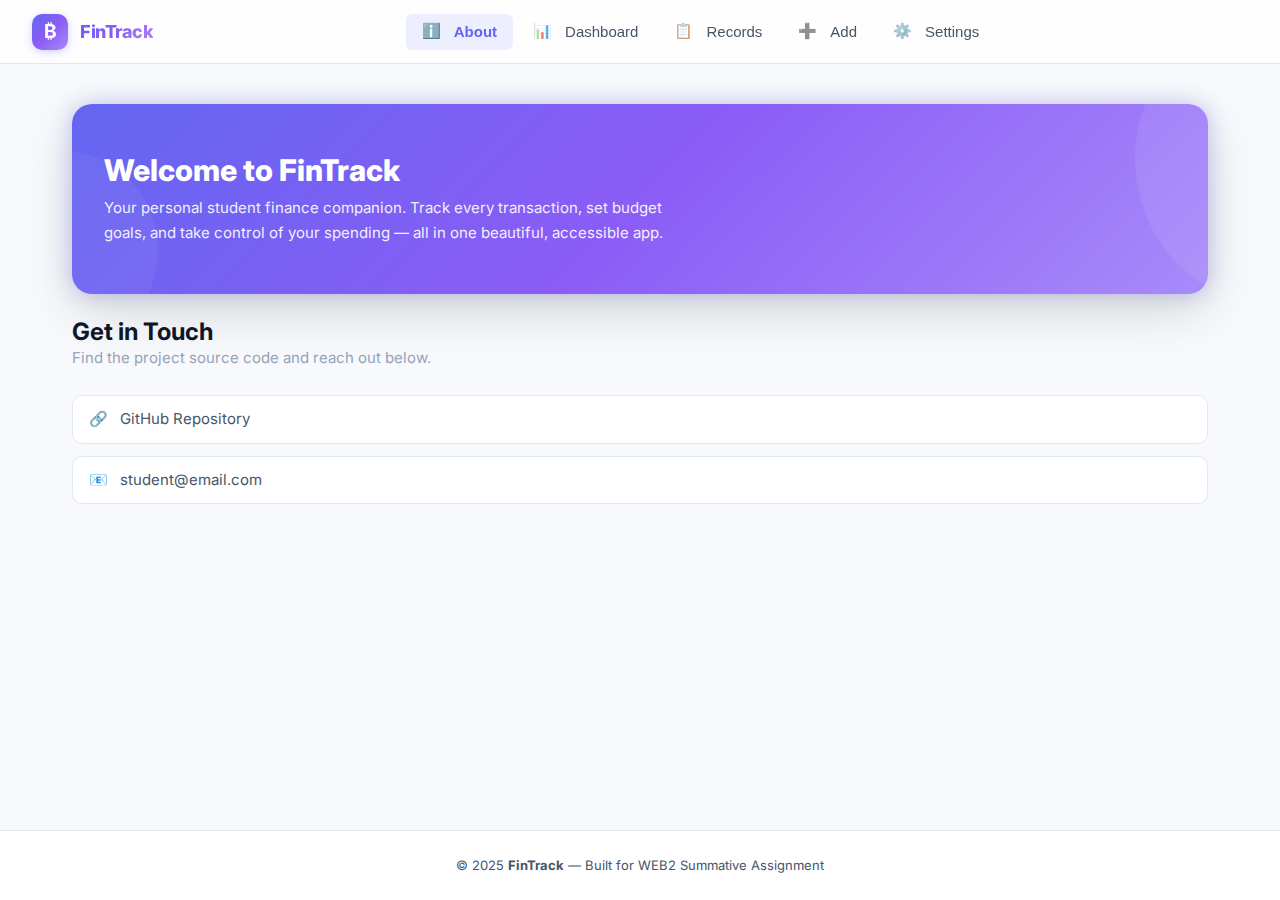
<file: index.html>
<!DOCTYPE html>
<html lang="en" data-theme="light">

<head>
    <meta charset="UTF-8" />
    <meta name="viewport" content="width=device-width, initial-scale=1.0" />
    <meta name="description"
        content="FinTrack – A responsive student finance tracker to manage budgets, transactions, and spending habits." />
    <title>FinTrack – Student Finance Tracker</title>

    <!-- Stylesheets -->
    <link rel="stylesheet" href="styles/main.css" />
    <link rel="stylesheet" href="styles/layout.css" />
    <link rel="stylesheet" href="styles/components.css" />
</head>

<body>
    <div class="app-shell">

        <!-- ============ SKIP LINK (a11y) ============ -->
        <a href="#main-content" class="skip-link">Skip to content</a>

        <!-- ============ HEADER ============ -->
        <header class="app-header" role="banner">
            <a href="#" class="app-header__brand" aria-label="FinTrack Home">
                <span class="app-header__logo" aria-hidden="true">₿</span>
                <span class="app-header__title">FinTrack</span>
            </a>

            <!-- Desktop Nav (hidden on mobile, shown via CSS) -->
            <nav class="app-nav" id="main-nav" role="navigation" aria-label="Main navigation" aria-hidden="true">
                <ul class="app-nav__list">
                    <li class="app-nav__item">
                        <button class="app-nav__link is-active" data-page="about" aria-current="page" id="nav-about">
                            <span class="nav-icon" aria-hidden="true">ℹ️</span>
                            About
                        </button>
                    </li>
                    <li class="app-nav__item">
                        <button class="app-nav__link" data-page="dashboard" id="nav-dashboard">
                            <span class="nav-icon" aria-hidden="true">📊</span>
                            Dashboard
                        </button>
                    </li>
                    <li class="app-nav__item">
                        <button class="app-nav__link" data-page="records" id="nav-records">
                            <span class="nav-icon" aria-hidden="true">📋</span>
                            Records
                        </button>
                    </li>
                    <li class="app-nav__item">
                        <button class="app-nav__link" data-page="add" id="nav-add">
                            <span class="nav-icon" aria-hidden="true">➕</span>
                            Add
                        </button>
                    </li>
                    <li class="app-nav__item">
                        <button class="app-nav__link" data-page="settings" id="nav-settings">
                            <span class="nav-icon" aria-hidden="true">⚙️</span>
                            Settings
                        </button>
                    </li>
                </ul>
            </nav>

            <div class="app-header__actions">
                <button class="hamburger-btn" id="hamburger-btn" aria-expanded="false" aria-controls="main-nav"
                    aria-label="Toggle navigation menu">
                    <svg viewBox="0 0 24 24" fill="none" stroke="currentColor" stroke-width="2" stroke-linecap="round"
                        stroke-linejoin="round">
                        <line x1="3" y1="6" x2="21" y2="6"></line>
                        <line x1="3" y1="12" x2="21" y2="12"></line>
                        <line x1="3" y1="18" x2="21" y2="18"></line>
                    </svg>
                </button>
            </div>
        </header>

        <!-- ============ MAIN CONTENT ============ -->
        <main id="main-content" class="app-main" role="main">

            <!-- ======== ABOUT SECTION ======== -->
            <section id="page-about" class="page-section is-active" aria-labelledby="about-heading">
                <div class="about-hero">
                    <h1 id="about-heading" class="about-hero__title">Welcome to FinTrack</h1>
                    <p class="about-hero__text">
                        Your personal student finance companion. Track every transaction, set budget goals,
                        and take control of your spending — all in one beautiful, accessible app.
                    </p>
                </div>

                <div class="page-section__header">
                    <h2>Get in Touch</h2>
                    <p class="page-section__subtitle">Find the project source code and reach out below.</p>
                </div>

                <div class="about-contact">
                    <a href="https://github.com" class="about-contact__item" target="_blank" rel="noopener noreferrer"
                        id="contact-github">
                        <span aria-hidden="true">🔗</span>
                        <span>GitHub Repository</span>
                    </a>
                    <a href="mailto:student@email.com" class="about-contact__item" id="contact-email">
                        <span aria-hidden="true">📧</span>
                        <span>student@email.com</span>
                    </a>
                </div>
            </section>

            <!-- ======== DASHBOARD SECTION ======== -->
            <section id="page-dashboard" class="page-section" aria-labelledby="dashboard-heading">
                <div class="page-section__header">
                    <h1 id="dashboard-heading" class="page-section__title">Dashboard</h1>
                    <p class="page-section__subtitle">Your financial overview at a glance.</p>
                </div>

                <!-- Stats Cards -->
                <div class="grid-stats" id="stats-grid">
                    <div class="card card--stat">
                        <div class="card__icon card__icon--accent" aria-hidden="true">📝</div>
                        <div class="card__value" id="stat-total-records">0</div>
                        <div class="card__label">Total Records</div>
                    </div>
                    <div class="card card--stat">
                        <div class="card__icon card__icon--success" aria-hidden="true">💰</div>
                        <div class="card__value" id="stat-total-spent">R0.00</div>
                        <div class="card__label">Total Spent</div>
                    </div>
                    <div class="card card--stat">
                        <div class="card__icon card__icon--warning" aria-hidden="true">🏷️</div>
                        <div class="card__value" id="stat-top-category">—</div>
                        <div class="card__label">Top Category</div>
                    </div>
                    <div class="card card--stat">
                        <div class="card__icon card__icon--info" aria-hidden="true">📅</div>
                        <div class="card__value" id="stat-avg-transaction">R0.00</div>
                        <div class="card__label">Avg Transaction</div>
                    </div>
                </div>

                <!-- 7-Day Trend Chart -->
                <div class="card" style="margin-top: var(--sp-6);">
                    <h3 style="margin-bottom: var(--sp-4);">Last 7 Days Spending</h3>
                    <div class="chart-bar" id="chart-7day" role="img"
                        aria-label="Bar chart showing spending over the last 7 days">
                        <!-- Bars populated by JS -->
                        <div class="chart-bar__col">
                            <div class="chart-bar__fill" style="height: 0%" aria-hidden="true"></div>
                            <span class="chart-bar__label">Mon</span>
                        </div>
                        <div class="chart-bar__col">
                            <div class="chart-bar__fill" style="height: 0%" aria-hidden="true"></div>
                            <span class="chart-bar__label">Tue</span>
                        </div>
                        <div class="chart-bar__col">
                            <div class="chart-bar__fill" style="height: 0%" aria-hidden="true"></div>
                            <span class="chart-bar__label">Wed</span>
                        </div>
                        <div class="chart-bar__col">
                            <div class="chart-bar__fill" style="height: 0%" aria-hidden="true"></div>
                            <span class="chart-bar__label">Thu</span>
                        </div>
                        <div class="chart-bar__col">
                            <div class="chart-bar__fill" style="height: 0%" aria-hidden="true"></div>
                            <span class="chart-bar__label">Fri</span>
                        </div>
                        <div class="chart-bar__col">
                            <div class="chart-bar__fill" style="height: 0%" aria-hidden="true"></div>
                            <span class="chart-bar__label">Sat</span>
                        </div>
                        <div class="chart-bar__col">
                            <div class="chart-bar__fill" style="height: 0%" aria-hidden="true"></div>
                            <span class="chart-bar__label">Sun</span>
                        </div>
                    </div>
                </div>

                <!-- Budget Cap -->
                <div class="card" style="margin-top: var(--sp-4);">
                    <div
                        style="display: flex; justify-content: space-between; align-items: center; margin-bottom: var(--sp-3);">
                        <h3>Budget Cap</h3>
                        <span id="budget-fraction"
                            style="font-size: var(--fs-sm); color: var(--color-text-tertiary);">R0 / R0</span>
                    </div>
                    <div class="progress">
                        <div class="progress__fill" id="budget-progress" style="width: 0%;" role="progressbar"
                            aria-valuenow="0" aria-valuemin="0" aria-valuemax="100"></div>
                    </div>
                    <div aria-live="polite" id="budget-status"
                        style="margin-top: var(--sp-2); font-size: var(--fs-sm); color: var(--color-text-tertiary);">
                        Set a budget cap in Settings to track your spending.
                    </div>
                </div>
            </section>

            <!-- ======== RECORDS SECTION ======== -->
            <section id="page-records" class="page-section" aria-labelledby="records-heading">
                <div class="page-section__header">
                    <h1 id="records-heading" class="page-section__title">Records</h1>
                    <p class="page-section__subtitle">All your transactions in one place.</p>
                </div>

                <!-- Search Bar -->
                <div class="search-bar">
                    <div class="search-bar__input-group">
                        <svg class="search-bar__icon" viewBox="0 0 24 24" fill="none" stroke="currentColor"
                            stroke-width="2" stroke-linecap="round" stroke-linejoin="round" aria-hidden="true">
                            <circle cx="11" cy="11" r="8"></circle>
                            <line x1="21" y1="21" x2="16.65" y2="16.65"></line>
                        </svg>
                        <input type="search" class="search-bar__input" id="search-input"
                            placeholder="Search with regex... e.g. /(coffee|tea)/i"
                            aria-label="Search transactions using regex patterns" />
                    </div>
                    <div class="search-bar__controls">
                        <label class="form-check" id="case-toggle-label">
                            <input type="checkbox" id="search-case-toggle" />
                            <span class="form-check__label">Case-insensitive</span>
                        </label>
                    </div>
                </div>

                <!-- Toolbar -->
                <div class="toolbar">
                    <div class="toolbar__row">
                        <label for="sort-select" class="sr-only">Sort records by</label>
                        <select class="form-select" id="sort-select" style="max-width: 200px;">
                            <option value="date-desc">Date (Newest)</option>
                            <option value="date-asc">Date (Oldest)</option>
                            <option value="description-asc">Description (A→Z)</option>
                            <option value="description-desc">Description (Z→A)</option>
                            <option value="amount-asc">Amount (Low→High)</option>
                            <option value="amount-desc">Amount (High→Low)</option>
                        </select>
                        <span class="toolbar__spacer"></span>
                        <span id="records-count" aria-live="polite"
                            style="font-size: var(--fs-sm); color: var(--color-text-tertiary);">
                            0 records
                        </span>
                        <button class="btn btn--primary" id="btn-add-new" aria-label="Add new transaction">
                            <span aria-hidden="true">+</span> Add New
                        </button>
                    </div>
                </div>

                <!-- Table View (desktop) -->
                <div class="data-table-wrapper" id="records-table-wrapper">
                    <table class="data-table" id="records-table" aria-label="Transaction Records">
                        <caption class="sr-only">List of all financial transactions with sortable columns</caption>
                        <thead>
                            <tr>
                                <th scope="col" aria-sort="none" data-sort="description" id="th-description">Description
                                </th>
                                <th scope="col" aria-sort="none" data-sort="amount" id="th-amount">Amount</th>
                                <th scope="col" id="th-category">Category</th>
                                <th scope="col" aria-sort="descending" data-sort="date" id="th-date">Date</th>
                                <th scope="col" id="th-actions">Actions</th>
                            </tr>
                        </thead>
                        <tbody id="records-tbody">
                            <!-- Populated by JavaScript -->
                        </tbody>
                    </table>
                </div>

                <!-- Card View (mobile) -->
                <div class="record-cards" id="records-cards" role="list" aria-label="Transaction records">
                    <!-- Populated by JavaScript -->
                </div>

                <!-- Empty State -->
                <div class="empty-state hidden" id="records-empty">
                    <div class="empty-state__icon">💳</div>
                    <h3 class="empty-state__title">No transactions yet</h3>
                    <p class="empty-state__text">Start tracking your spending by adding your first transaction.</p>
                    <button class="btn btn--primary" id="btn-add-first" aria-label="Add your first transaction">
                        <span aria-hidden="true">+</span> Add Transaction
                    </button>
                </div>
            </section>

            <!-- ======== ADD / EDIT FORM SECTION ======== -->
            <section id="page-add" class="page-section" aria-labelledby="form-heading">
                <div class="page-section__header">
                    <h1 id="form-heading" class="page-section__title">Add Transaction</h1>
                    <p class="page-section__subtitle">Fill in the details below to log a new transaction.</p>
                </div>

                <div class="card" style="max-width: 600px;">
                    <form id="transaction-form" novalidate>

                        <!-- Description -->
                        <div class="form-group">
                            <label for="txn-description" class="form-label form-label--required">Description</label>
                            <input type="text" class="form-input" id="txn-description" name="description"
                                placeholder="e.g., Lunch at cafeteria" aria-describedby="desc-error"
                                aria-invalid="false" aria-required="true" required autocomplete="off" />
                            <span id="desc-error" class="form-error" role="alert" hidden>
                                ⚠ Description cannot have leading/trailing spaces or double spaces.
                            </span>
                        </div>

                        <!-- Amount -->
                        <div class="form-group">
                            <label for="txn-amount" class="form-label form-label--required">Amount (R)</label>
                            <input type="text" class="form-input" id="txn-amount" name="amount"
                                placeholder="e.g., 12.50" inputmode="decimal" aria-describedby="amount-error"
                                aria-invalid="false" aria-required="true" required />
                            <span id="amount-error" class="form-error" role="alert" hidden>
                                ⚠ Enter a valid amount (e.g., 0, 12, 12.50).
                            </span>
                        </div>

                        <!-- Category -->
                        <div class="form-group">
                            <label for="txn-category" class="form-label form-label--required">Category</label>
                            <select class="form-select" id="txn-category" name="category"
                                aria-describedby="category-error" aria-invalid="false" aria-required="true" required>
                                <option value="">— Select Category —</option>
                                <option value="Food">Food</option>
                                <option value="Books">Books</option>
                                <option value="Transport">Transport</option>
                                <option value="Entertainment">Entertainment</option>
                                <option value="Fees">Fees</option>
                                <option value="Other">Other</option>
                            </select>
                            <span id="category-error" class="form-error" role="alert" hidden>
                                ⚠ Please select a valid category.
                            </span>
                        </div>

                        <!-- Date -->
                        <div class="form-group">
                            <label for="txn-date" class="form-label form-label--required">Date</label>
                            <input type="date" class="form-input" id="txn-date" name="date"
                                aria-describedby="date-error" aria-invalid="false" aria-required="true" required />
                            <span id="date-error" class="form-error" role="alert" hidden>
                                ⚠ Please enter a valid date (YYYY-MM-DD).
                            </span>
                        </div>

                        <!-- Duplicate Word Warning -->
                        <div id="duplicate-word-warning" class="form-error" role="alert" hidden
                            style="margin-bottom: var(--sp-4);">
                            ⚠ Description contains duplicate consecutive words (e.g., "the the").
                        </div>

                        <!-- Form Actions -->
                        <div style="display: flex; gap: var(--sp-3); margin-top: var(--sp-6);">
                            <button type="submit" class="btn btn--primary" id="btn-save-txn">
                                💾 Save Transaction
                            </button>
                            <button type="button" class="btn btn--secondary" id="btn-cancel-txn">
                                Cancel
                            </button>
                        </div>

                        <!-- Hidden field for edit mode -->
                        <input type="hidden" id="txn-edit-id" name="editId" value="" />
                    </form>
                </div>
            </section>

            <!-- ======== SETTINGS SECTION ======== -->
            <section id="page-settings" class="page-section" aria-labelledby="settings-heading">
                <div class="page-section__header">
                    <h1 id="settings-heading" class="page-section__title">Settings</h1>
                    <p class="page-section__subtitle">Configure your preferences and manage data.</p>
                </div>

                <div style="max-width: 600px;">

                    <!-- Currency Settings -->
                    <div class="settings-group">
                        <h2 class="settings-group__title">💱 Currency</h2>

                        <div class="form-group">
                            <label for="settings-currency" class="form-label">Base Currency</label>
                            <select class="form-select" id="settings-currency">
                                <option value="ZAR" selected>ZAR – South African Rand</option>
                                <option value="USD">USD – US Dollar</option>
                                <option value="EUR">EUR – Euro</option>
                            </select>
                        </div>

                        <h3
                            style="font-size: var(--fs-base); margin-bottom: var(--sp-3); color: var(--color-text-secondary);">
                            Exchange Rates (Manual)</h3>

                        <div class="settings-row">
                            <span class="settings-row__label">1 ZAR =</span>
                            <input type="text" class="form-input settings-row__input" id="rate-usd" placeholder="0.055"
                                inputmode="decimal" aria-label="ZAR to USD exchange rate" />
                            <span class="settings-row__label">USD</span>
                        </div>
                        <div class="settings-row">
                            <span class="settings-row__label">1 ZAR =</span>
                            <input type="text" class="form-input settings-row__input" id="rate-eur" placeholder="0.051"
                                inputmode="decimal" aria-label="ZAR to EUR exchange rate" />
                            <span class="settings-row__label">EUR</span>
                        </div>
                    </div>

                    <!-- Budget Cap -->
                    <div class="settings-group">
                        <h2 class="settings-group__title">🎯 Budget</h2>
                        <div class="form-group">
                            <label for="settings-budget-cap" class="form-label">Monthly Budget Cap (R)</label>
                            <input type="text" class="form-input" id="settings-budget-cap" placeholder="e.g., 2000"
                                inputmode="decimal" aria-label="Monthly budget cap in Rands" />
                            <span class="form-hint">Set to 0 or leave empty to disable the budget cap.</span>
                        </div>
                    </div>

                    <!-- Data Management -->
                    <div class="settings-group">
                        <h2 class="settings-group__title">📦 Data Management</h2>
                        <div style="display: flex; gap: var(--sp-3); flex-wrap: wrap;">
                            <button class="btn btn--secondary" id="btn-export-json"
                                aria-label="Export transactions as JSON file">
                                📤 Export JSON
                            </button>
                            <button class="btn btn--secondary" id="btn-import-json"
                                aria-label="Import transactions from JSON file">
                                📥 Import JSON
                            </button>
                        </div>
                        <input type="file" id="json-file-input" accept=".json" class="hidden"
                            aria-label="Select JSON file to import" />
                        <p class="form-hint" style="margin-top: var(--sp-2);">Export or import your transaction data as
                            a JSON file.</p>
                    </div>

                    <!-- Save Button -->
                    <button class="btn btn--primary" id="btn-save-settings" style="margin-top: var(--sp-4);"
                        aria-label="Save all settings">
                        💾 Save Settings
                    </button>

                </div>
            </section>

        </main>

        <!-- ============ FOOTER ============ -->
        <footer class="app-footer" role="contentinfo">
            <p>© 2025 <strong>FinTrack</strong> — Built for WEB2 Summative Assignment</p>
        </footer>

        <!-- ============ DELETE CONFIRMATION MODAL ============ -->
        <div class="modal-overlay" id="delete-modal" role="dialog" aria-labelledby="delete-modal-title"
            aria-modal="true">
            <div class="modal">
                <div class="modal__header">
                    <h2 id="delete-modal-title" class="modal__title">Confirm Delete</h2>
                    <button class="btn btn--icon btn--ghost" id="delete-modal-close"
                        aria-label="Close dialog">✕</button>
                </div>
                <p id="delete-modal-text" style="color: var(--color-text-secondary);">
                    Are you sure you want to delete this transaction? This action cannot be undone.
                </p>
                <div class="modal__actions">
                    <button class="btn btn--secondary" id="delete-modal-cancel">Cancel</button>
                    <button class="btn btn--danger" id="delete-modal-confirm">Delete</button>
                </div>
            </div>
        </div>

        <!-- ============ TOAST CONTAINER ============ -->
        <div class="toast-container" id="toast-container" aria-live="polite" role="status">
            <!-- Toasts appended by JS -->
        </div>

    </div>

    <!-- ============ SCRIPTS ============ -->
    <script src="scripts/app.js" type="module"></script>
</body>

</html>
</file>
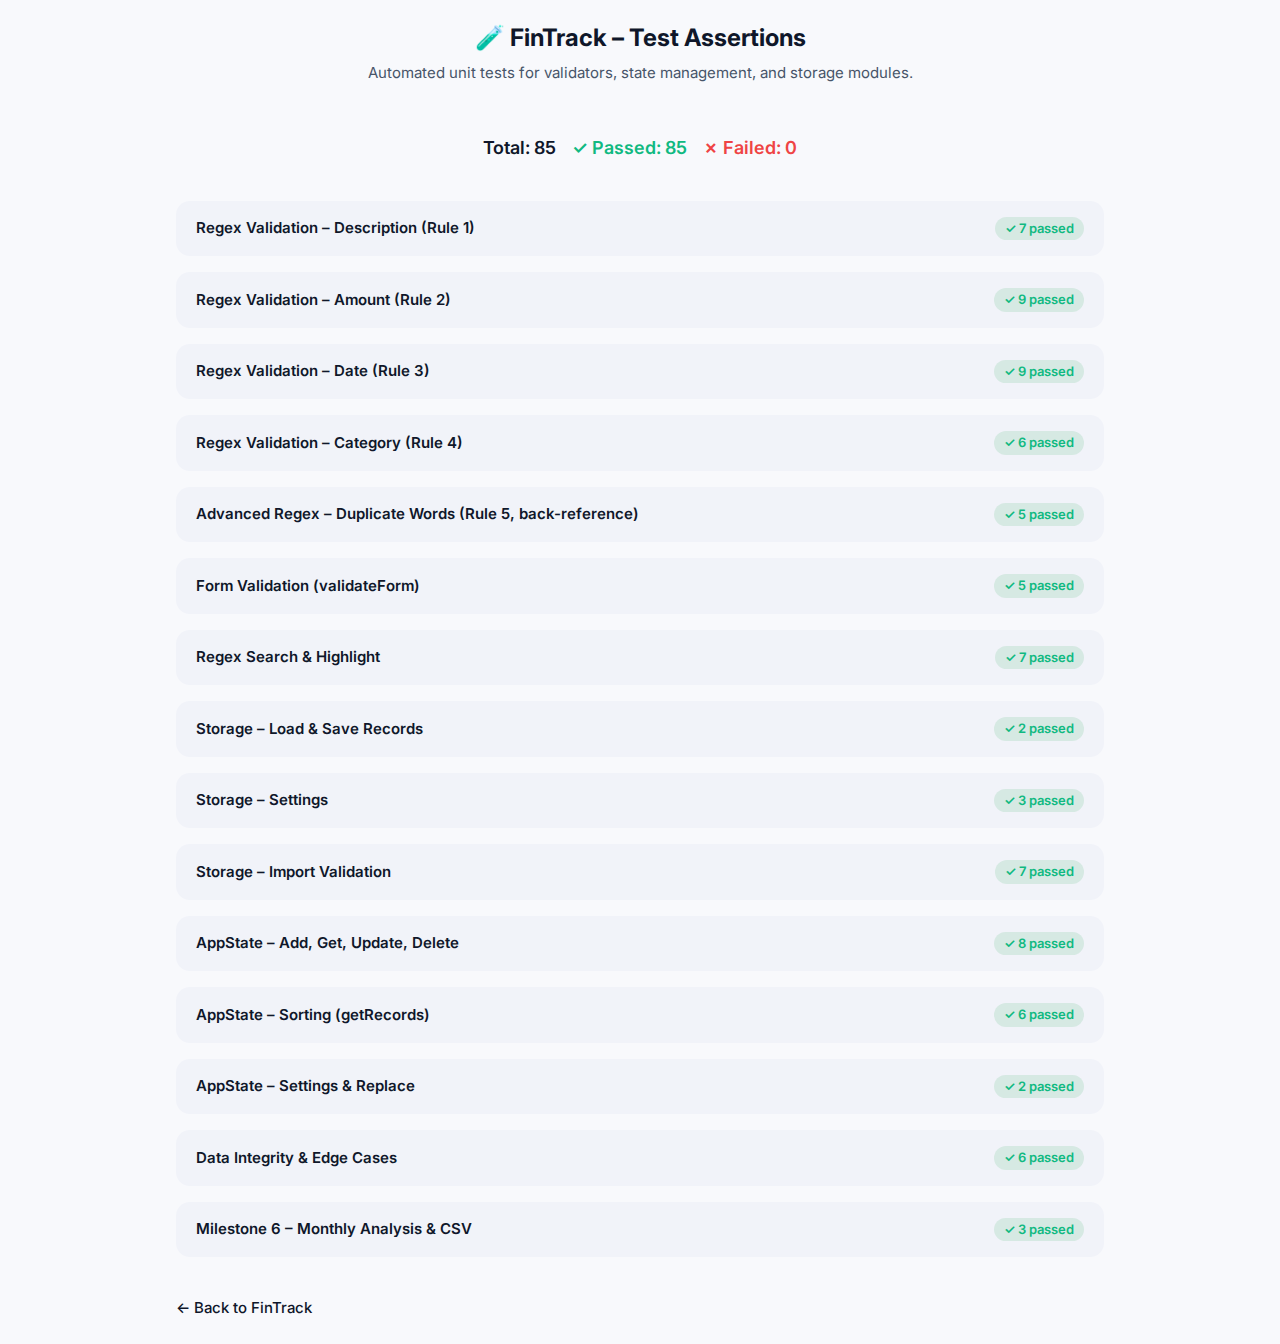
<file: tests.html>
<!DOCTYPE html>
<html lang="en" data-theme="light">

<head>
    <meta charset="UTF-8" />
    <meta name="viewport" content="width=device-width, initial-scale=1.0" />
    <meta name="description"
        content="FinTrack – Automated test assertions for validators, state, and storage modules." />
    <title>FinTrack – Test Assertions</title>

    <!-- Reuse app styles for consistent look -->
    <link rel="stylesheet" href="styles/main.css" />
    <link rel="stylesheet" href="styles/layout.css" />
    <link rel="stylesheet" href="styles/components.css" />

    <style>
        /* ── Test-specific styles ──────────────────────────── */
        .test-page {
            max-width: 960px;
            margin: 0 auto;
            padding: var(--sp-6) var(--sp-4);
        }

        .test-page__header {
            text-align: center;
            margin-bottom: var(--sp-8);
        }

        .test-page__title {
            font-size: var(--fs-2xl);
            font-weight: 700;
            color: var(--color-text-primary);
            margin-bottom: var(--sp-2);
        }

        .test-page__subtitle {
            color: var(--color-text-secondary);
            font-size: var(--fs-base);
        }

        /* Summary bar */
        .test-summary {
            display: flex;
            gap: var(--sp-4);
            justify-content: center;
            flex-wrap: wrap;
            margin-bottom: var(--sp-6);
            padding: var(--sp-4);
            border-radius: var(--radius-lg);
            background: var(--color-surface);
            border: 1px solid var(--color-border);
        }

        .test-summary__item {
            font-size: var(--fs-lg);
            font-weight: 600;
        }

        .test-summary__item--total {
            color: var(--color-text-primary);
        }

        .test-summary__item--pass {
            color: var(--color-success);
        }

        .test-summary__item--fail {
            color: var(--color-error);
        }

        /* Suite card */
        .test-suite {
            background: var(--color-surface);
            border: 1px solid var(--color-border);
            border-radius: var(--radius-lg);
            margin-bottom: var(--sp-4);
            overflow: hidden;
        }

        .test-suite__header {
            display: flex;
            justify-content: space-between;
            align-items: center;
            padding: var(--sp-4) var(--sp-5);
            background: var(--color-bg-tertiary, rgba(0, 0, 0, .02));
            cursor: pointer;
            user-select: none;
        }

        .test-suite__header:hover {
            background: var(--color-bg-secondary, rgba(0, 0, 0, .04));
        }

        .test-suite__name {
            font-weight: 600;
            font-size: var(--fs-base);
        }

        .test-suite__badge {
            font-size: var(--fs-sm);
            padding: 2px 10px;
            border-radius: 999px;
            font-weight: 600;
        }

        .test-suite__badge--pass {
            background: rgba(22, 163, 74, 0.12);
            color: var(--color-success);
        }

        .test-suite__badge--fail {
            background: rgba(220, 38, 38, 0.12);
            color: var(--color-error);
        }

        .test-suite__body {
            padding: 0 var(--sp-5) var(--sp-4);
        }

        /* Individual test row */
        .test-row {
            display: flex;
            align-items: flex-start;
            gap: var(--sp-3);
            padding: var(--sp-2) 0;
            border-bottom: 1px solid var(--color-border);
            font-size: var(--fs-sm);
        }

        .test-row:last-child {
            border-bottom: none;
        }

        .test-row__icon {
            flex-shrink: 0;
            width: 22px;
            text-align: center;
            font-size: 1rem;
            line-height: 1.5;
        }

        .test-row__label {
            flex: 1;
            color: var(--color-text-secondary);
            line-height: 1.5;
        }

        .test-row--pass .test-row__label {
            color: var(--color-text-primary);
        }

        .test-row--fail .test-row__label {
            color: var(--color-error);
            font-weight: 500;
        }

        .test-back-link {
            display: inline-block;
            margin-top: var(--sp-6);
            color: var(--color-primary);
            text-decoration: none;
            font-weight: 500;
        }

        .test-back-link:hover {
            text-decoration: underline;
        }
    </style>
</head>

<body>
    <div class="test-page">

        <div class="test-page__header">
            <h1 class="test-page__title">🧪 FinTrack – Test Assertions</h1>
            <p class="test-page__subtitle">
                Automated unit tests for validators, state management, and storage modules.
            </p>
        </div>

        <!-- Summary (populated by JS) -->
        <div class="test-summary" id="test-summary" aria-live="polite">
            <span class="test-summary__item test-summary__item--total" id="summary-total">Running…</span>
        </div>

        <!-- Test results container -->
        <div id="test-results"></div>

        <a href="index.html" class="test-back-link">← Back to FinTrack</a>

    </div>

    <!-- Load application modules (needed for testing) -->
    <script src="scripts/storage.js"></script>
    <script src="scripts/validators.js"></script>
    <script src="scripts/state.js"></script>

    <script>
        /* =============================================================
           FINTRACK – Test Runner (Vanilla JS Assertions)
           No external libraries; uses simple assert-style functions.
           ============================================================= */
        (function () {
            'use strict';

            // ── Tiny test framework ────────────────────────────
            const suites = [];
            let currentSuite = null;

            function describe(name, fn) {
                currentSuite = { name, tests: [], pass: 0, fail: 0 };
                fn();
                suites.push(currentSuite);
                currentSuite = null;
            }

            function it(label, fn) {
                try {
                    fn();
                    currentSuite.tests.push({ label, passed: true });
                    currentSuite.pass++;
                } catch (err) {
                    currentSuite.tests.push({ label, passed: false, error: err.message });
                    currentSuite.fail++;
                }
            }

            function assert(condition, message) {
                if (!condition) throw new Error(message || 'Assertion failed');
            }

            function assertEqual(actual, expected, label) {
                if (actual !== expected) {
                    throw new Error(`${label || 'assertEqual'}: expected "${expected}", got "${actual}"`);
                }
            }

            function assertDeepEqual(actual, expected, label) {
                if (JSON.stringify(actual) !== JSON.stringify(expected)) {
                    throw new Error(
                        `${label || 'assertDeepEqual'}: expected ${JSON.stringify(expected)}, got ${JSON.stringify(actual)}`
                    );
                }
            }

            // ── Helper: reset localStorage for isolation ──────
            function clearStorage() {
                localStorage.removeItem('appData');
                localStorage.removeItem('appSettings');
            }

            // ================================================================
            //  SUITE 1 – Regex Validation Rules (validators.js)
            // ================================================================

            describe('Regex Validation – Description (Rule 1)', function () {
                const V = window.FinTrackValidators;

                it('accepts a normal description', function () {
                    const r = V.validateField('description', 'Lunch at cafeteria');
                    assert(r.valid, 'Should be valid');
                });

                it('accepts a single-character description', function () {
                    const r = V.validateField('description', 'X');
                    assert(r.valid, 'Single char should be valid');
                });

                it('rejects leading space', function () {
                    const r = V.validateField('description', ' Lunch');
                    assert(!r.valid, 'Leading space should fail');
                });

                it('rejects trailing space', function () {
                    const r = V.validateField('description', 'Lunch ');
                    assert(!r.valid, 'Trailing space should fail');
                });

                it('rejects empty string', function () {
                    const r = V.validateField('description', '');
                    assert(!r.valid, 'Empty should fail');
                });

                it('rejects double spaces', function () {
                    const r = V.validateField('description', 'Lunch  at  cafeteria');
                    assert(!r.valid, 'Double spaces should fail');
                });

                it('accepts description with interior spaces', function () {
                    const r = V.validateField('description', 'Coffee with friends');
                    assert(r.valid, 'Interior spaces should be valid');
                });
            });

            describe('Regex Validation – Amount (Rule 2)', function () {
                const V = window.FinTrackValidators;

                it('accepts zero', function () {
                    assert(V.validateField('amount', '0').valid);
                });

                it('accepts whole number', function () {
                    assert(V.validateField('amount', '42').valid);
                });

                it('accepts amount with one decimal place', function () {
                    assert(V.validateField('amount', '12.5').valid);
                });

                it('accepts amount with two decimal places', function () {
                    assert(V.validateField('amount', '99.99').valid);
                });

                it('rejects three decimal places', function () {
                    assert(!V.validateField('amount', '12.345').valid);
                });

                it('rejects negative number', function () {
                    assert(!V.validateField('amount', '-5').valid);
                });

                it('rejects leading zeroes (e.g., "007")', function () {
                    assert(!V.validateField('amount', '007').valid);
                });

                it('rejects alphabetic input', function () {
                    assert(!V.validateField('amount', 'abc').valid);
                });

                it('rejects empty string', function () {
                    assert(!V.validateField('amount', '').valid);
                });
            });

            describe('Regex Validation – Date (Rule 3)', function () {
                const V = window.FinTrackValidators;

                it('accepts valid date 2025-09-25', function () {
                    assert(V.validateField('date', '2025-09-25').valid);
                });

                it('accepts valid date 2025-01-01', function () {
                    assert(V.validateField('date', '2025-01-01').valid);
                });

                it('accepts valid date 2025-12-31', function () {
                    assert(V.validateField('date', '2025-12-31').valid);
                });

                it('rejects invalid month 13', function () {
                    assert(!V.validateField('date', '2025-13-01').valid);
                });

                it('rejects invalid day 32', function () {
                    assert(!V.validateField('date', '2025-01-32').valid);
                });

                it('rejects wrong format (DD-MM-YYYY)', function () {
                    assert(!V.validateField('date', '25-09-2025').valid);
                });

                it('rejects empty string', function () {
                    assert(!V.validateField('date', '').valid);
                });

                it('rejects month 00', function () {
                    assert(!V.validateField('date', '2025-00-15').valid);
                });

                it('rejects day 00', function () {
                    assert(!V.validateField('date', '2025-05-00').valid);
                });
            });

            describe('Regex Validation – Category (Rule 4)', function () {
                const V = window.FinTrackValidators;

                it('accepts single word', function () {
                    assert(V.validateField('category', 'Food').valid);
                });

                it('accepts multi-word with space', function () {
                    assert(V.validateField('category', 'Eating Out').valid);
                });

                it('accepts hyphenated category', function () {
                    assert(V.validateField('category', 'Self-Care').valid);
                });

                it('rejects numbers', function () {
                    assert(!V.validateField('category', 'Category1').valid);
                });

                it('rejects empty string', function () {
                    assert(!V.validateField('category', '').valid);
                });

                it('rejects special chars', function () {
                    assert(!V.validateField('category', 'Food & Drink').valid);
                });
            });

            describe('Advanced Regex – Duplicate Words (Rule 5, back-reference)', function () {
                const V = window.FinTrackValidators;

                it('detects "the the" as duplicate', function () {
                    const r = V.checkDuplicateWords('I went to the the shop');
                    assert(r.hasDuplicates, 'Should detect duplicates');
                    assertEqual(r.match, 'the the');
                });

                it('detects "big big" as duplicate', function () {
                    const r = V.checkDuplicateWords('A big big expense');
                    assert(r.hasDuplicates);
                });

                it('does not flag normal text', function () {
                    const r = V.checkDuplicateWords('Lunch at cafeteria');
                    assert(!r.hasDuplicates, 'Should NOT detect duplicates');
                });

                it('returns null match when no duplicates', function () {
                    const r = V.checkDuplicateWords('No duplicates here');
                    assertEqual(r.match, null);
                });

                it('case-insensitive: detects "The the"', function () {
                    const r = V.checkDuplicateWords('The the store');
                    assert(r.hasDuplicates, 'Case-insensitive should match');
                });
            });

            // ================================================================
            //  SUITE 2 – Form-level Validation
            // ================================================================

            describe('Form Validation (validateForm)', function () {
                const V = window.FinTrackValidators;

                it('returns valid for correct data', function () {
                    const result = V.validateForm({
                        description: 'Coffee',
                        amount: '5.50',
                        category: 'Food',
                        date: '2025-10-01'
                    });
                    assert(result.isValid, 'Should be valid');
                    assertDeepEqual(result.errors, {});
                });

                it('returns errors for empty fields', function () {
                    const result = V.validateForm({
                        description: '',
                        amount: '',
                        category: '',
                        date: ''
                    });
                    assert(!result.isValid, 'Should be invalid');
                    assert('description' in result.errors, 'description error');
                    assert('amount' in result.errors, 'amount error');
                    assert('category' in result.errors, 'category error');
                    assert('date' in result.errors, 'date error');
                });

                it('returns errors only for invalid fields', function () {
                    const result = V.validateForm({
                        description: 'Valid',
                        amount: 'abc',
                        category: 'Food',
                        date: '2025-10-01'
                    });
                    assert(!result.isValid);
                    assert('amount' in result.errors);
                    assert(!('description' in result.errors));
                    assert(!('category' in result.errors));
                    assert(!('date' in result.errors));
                });

                it('includes duplicate word warning', function () {
                    const result = V.validateForm({
                        description: 'the the lunch',
                        amount: '10',
                        category: 'Food',
                        date: '2025-10-01'
                    });
                    assert(result.duplicateWarning !== null, 'Should have duplicate warning');
                });

                it('no duplicate warning for clean description', function () {
                    const result = V.validateForm({
                        description: 'Lunch',
                        amount: '10',
                        category: 'Food',
                        date: '2025-10-01'
                    });
                    assertEqual(result.duplicateWarning, null);
                });
            });

            // ================================================================
            //  SUITE 3 – Regex Search & Highlight (compileRegex, highlight)
            // ================================================================

            describe('Regex Search & Highlight', function () {
                const V = window.FinTrackValidators;

                it('compileRegex returns RegExp for valid pattern', function () {
                    const re = V.compileRegex('test');
                    assert(re instanceof RegExp, 'Should return a RegExp');
                });

                it('compileRegex returns null for invalid pattern', function () {
                    const re = V.compileRegex('[invalid');
                    assertEqual(re, null);
                });

                it('compileRegex returns null for empty string', function () {
                    const re = V.compileRegex('');
                    assertEqual(re, null);
                });

                it('compileRegex applies flags correctly', function () {
                    const re = V.compileRegex('test', 'gi');
                    assert(re.global, 'Should have global flag');
                    assert(re.ignoreCase, 'Should have ignore-case flag');
                });

                it('highlight wraps match in <mark>', function () {
                    const re = /coffee/gi;
                    const result = V.highlight('I love coffee', re);
                    assert(result.includes('<mark>coffee</mark>'), 'Should contain mark tag');
                });

                it('highlight returns original text when no regex', function () {
                    const result = V.highlight('Hello World', null);
                    assertEqual(result, 'Hello World');
                });

                it('highlight handles multiple matches', function () {
                    const re = /a/gi;
                    const result = V.highlight('abracadabra', re);
                    const markCount = (result.match(/<mark>/g) || []).length;
                    assertEqual(markCount, 5, 'Should highlight all 5 "a" characters');
                });
            });

            // ================================================================
            //  SUITE 4 – Storage Module (storage.js)
            // ================================================================

            describe('Storage – Load & Save Records', function () {
                it('loadRecords returns empty array when nothing stored', function () {
                    clearStorage();
                    const records = window.FinTrackStorage.loadRecords();
                    assert(Array.isArray(records), 'Should return array');
                    assertEqual(records.length, 0);
                });

                it('saveRecords persists and loadRecords retrieves', function () {
                    clearStorage();
                    const data = [{ id: 'txn_test1', description: 'Test', amount: 10, category: 'Food', date: '2025-01-01', createdAt: '', updatedAt: '' }];
                    window.FinTrackStorage.saveRecords(data);
                    const loaded = window.FinTrackStorage.loadRecords();
                    assertEqual(loaded.length, 1);
                    assertEqual(loaded[0].id, 'txn_test1');
                    clearStorage();
                });
            });

            describe('Storage – Settings', function () {
                it('loadSettings returns defaults when nothing stored', function () {
                    clearStorage();
                    const settings = window.FinTrackStorage.loadSettings();
                    assertEqual(settings.baseCurrency, 'ZAR');
                    assertEqual(settings.budgetCap, 0);
                    assert('rates' in settings, 'Should have rates');
                });

                it('saveSettings persists and loadSettings retrieves', function () {
                    clearStorage();
                    const custom = { baseCurrency: 'USD', rates: { USD: 1, EUR: 0.92 }, budgetCap: 5000 };
                    window.FinTrackStorage.saveSettings(custom);
                    const loaded = window.FinTrackStorage.loadSettings();
                    assertEqual(loaded.baseCurrency, 'USD');
                    assertEqual(loaded.budgetCap, 5000);
                    clearStorage();
                });

                it('getDefaultSettings returns correct structure', function () {
                    const defaults = window.FinTrackStorage.getDefaultSettings();
                    assertEqual(defaults.baseCurrency, 'ZAR');
                    assertEqual(defaults.rates.USD, 0.055);
                    assertEqual(defaults.rates.EUR, 0.051);
                    assertEqual(defaults.budgetCap, 0);
                });
            });

            describe('Storage – Import Validation', function () {
                it('rejects non-array input', function () {
                    const r = window.FinTrackStorage.validateImportData('not an array');
                    assert(!r.valid);
                    assert(r.message.includes('array'), 'Message should mention array');
                });

                it('rejects object instead of array', function () {
                    const r = window.FinTrackStorage.validateImportData({ foo: 'bar' });
                    assert(!r.valid);
                });

                it('rejects record missing required field', function () {
                    const incomplete = [{ id: 'txn_1', description: 'Test' }]; // missing amount, category, date, timestamps
                    const r = window.FinTrackStorage.validateImportData(incomplete);
                    assert(!r.valid);
                    assert(r.message.includes('missing'), 'Should mention missing field');
                });

                it('rejects record with negative amount', function () {
                    const bad = [{
                        id: 'txn_1', description: 'Bad', amount: -5,
                        category: 'Food', date: '2025-01-01',
                        createdAt: '', updatedAt: ''
                    }];
                    const r = window.FinTrackStorage.validateImportData(bad);
                    assert(!r.valid, 'Negative amount should fail');
                });

                it('rejects record with string amount', function () {
                    const bad = [{
                        id: 'txn_1', description: 'Bad', amount: 'ten',
                        category: 'Food', date: '2025-01-01',
                        createdAt: '', updatedAt: ''
                    }];
                    const r = window.FinTrackStorage.validateImportData(bad);
                    assert(!r.valid, 'String amount should fail');
                });

                it('accepts valid import data', function () {
                    const good = [{
                        id: 'txn_1', description: 'Valid', amount: 20,
                        category: 'Books', date: '2025-02-14',
                        createdAt: '2025-02-14T00:00:00.000Z',
                        updatedAt: '2025-02-14T00:00:00.000Z'
                    }];
                    const r = window.FinTrackStorage.validateImportData(good);
                    assert(r.valid, 'Should be valid');
                    assertEqual(r.data.length, 1);
                });

                it('accepts empty array as valid import', function () {
                    const r = window.FinTrackStorage.validateImportData([]);
                    assert(r.valid, 'Empty array should be valid');
                });
            });

            // ================================================================
            //  SUITE 5 – State Management (state.js)
            // ================================================================

            describe('AppState – Add, Get, Update, Delete', function () {
                it('init loads records from storage', function () {
                    clearStorage();
                    window.AppState.init();
                    assert(Array.isArray(window.AppState.records), 'records should be array');
                });

                it('addRecord creates a record with correct fields', function () {
                    clearStorage();
                    window.AppState.init();
                    const rec = window.AppState.addRecord({
                        description: 'Test expense',
                        amount: '25.50',
                        category: 'Food',
                        date: '2025-06-15'
                    });
                    assert(rec.id.startsWith('txn_'), 'ID should start with txn_');
                    assertEqual(rec.description, 'Test expense');
                    assertEqual(rec.amount, 25.5);
                    assertEqual(rec.category, 'Food');
                    assertEqual(rec.date, '2025-06-15');
                    assert(rec.createdAt !== undefined, 'Should have createdAt');
                    assert(rec.updatedAt !== undefined, 'Should have updatedAt');
                    clearStorage();
                });

                it('getRecord retrieves record by ID', function () {
                    clearStorage();
                    window.AppState.init();
                    const added = window.AppState.addRecord({
                        description: 'Find me',
                        amount: '10',
                        category: 'Books',
                        date: '2025-03-01'
                    });
                    const found = window.AppState.getRecord(added.id);
                    assert(found !== null, 'Should find the record');
                    assertEqual(found.description, 'Find me');
                    clearStorage();
                });

                it('getRecord returns null for non-existent ID', function () {
                    clearStorage();
                    window.AppState.init();
                    const found = window.AppState.getRecord('txn_doesnotexist');
                    assertEqual(found, null);
                    clearStorage();
                });

                it('updateRecord modifies fields and updates timestamp', function () {
                    clearStorage();
                    window.AppState.init();
                    const rec = window.AppState.addRecord({
                        description: 'Original',
                        amount: '5',
                        category: 'Other',
                        date: '2025-01-01'
                    });
                    const originalUpdatedAt = rec.updatedAt;

                    // Small delay to ensure timestamp difference
                    const updated = window.AppState.updateRecord(rec.id, {
                        description: 'Modified',
                        amount: '15',
                        category: 'Food',
                        date: '2025-02-02'
                    });
                    assert(updated !== null, 'Should return updated record');
                    assertEqual(updated.description, 'Modified');
                    assertEqual(updated.amount, 15);
                    assertEqual(updated.category, 'Food');
                    assertEqual(updated.date, '2025-02-02');
                    // createdAt should remain the same
                    assertEqual(updated.createdAt, rec.createdAt);
                    clearStorage();
                });

                it('updateRecord returns null for non-existent ID', function () {
                    clearStorage();
                    window.AppState.init();
                    const result = window.AppState.updateRecord('txn_ghost', {
                        description: 'X', amount: '1', category: 'Food', date: '2025-01-01'
                    });
                    assertEqual(result, null);
                    clearStorage();
                });

                it('deleteRecord removes the record and returns true', function () {
                    clearStorage();
                    window.AppState.init();
                    const rec = window.AppState.addRecord({
                        description: 'Delete me',
                        amount: '1',
                        category: 'Other',
                        date: '2025-05-05'
                    });
                    const deleted = window.AppState.deleteRecord(rec.id);
                    assert(deleted === true, 'Should return true');
                    assertEqual(window.AppState.getRecord(rec.id), null);
                    clearStorage();
                });

                it('deleteRecord returns false for non-existent ID', function () {
                    clearStorage();
                    window.AppState.init();
                    const deleted = window.AppState.deleteRecord('txn_nope');
                    assert(deleted === false, 'Should return false');
                    clearStorage();
                });
            });

            describe('AppState – Sorting (getRecords)', function () {
                // Seed three records with known data
                function seedRecords() {
                    clearStorage();
                    window.AppState.init();
                    window.AppState.addRecord({ description: 'Alpha', amount: '30', category: 'Food', date: '2025-03-01' });
                    window.AppState.addRecord({ description: 'Charlie', amount: '10', category: 'Books', date: '2025-01-01' });
                    window.AppState.addRecord({ description: 'Bravo', amount: '20', category: 'Transport', date: '2025-02-01' });
                }

                it('sorts by date descending (newest first)', function () {
                    seedRecords();
                    const recs = window.AppState.getRecords('date-desc');
                    assertEqual(recs[0].date, '2025-03-01');
                    assertEqual(recs[2].date, '2025-01-01');
                    clearStorage();
                });

                it('sorts by date ascending (oldest first)', function () {
                    seedRecords();
                    const recs = window.AppState.getRecords('date-asc');
                    assertEqual(recs[0].date, '2025-01-01');
                    assertEqual(recs[2].date, '2025-03-01');
                    clearStorage();
                });

                it('sorts by amount ascending', function () {
                    seedRecords();
                    const recs = window.AppState.getRecords('amount-asc');
                    assertEqual(recs[0].amount, 10);
                    assertEqual(recs[2].amount, 30);
                    clearStorage();
                });

                it('sorts by amount descending', function () {
                    seedRecords();
                    const recs = window.AppState.getRecords('amount-desc');
                    assertEqual(recs[0].amount, 30);
                    assertEqual(recs[2].amount, 10);
                    clearStorage();
                });

                it('sorts by description ascending (A→Z)', function () {
                    seedRecords();
                    const recs = window.AppState.getRecords('description-asc');
                    assertEqual(recs[0].description, 'Alpha');
                    assertEqual(recs[1].description, 'Bravo');
                    assertEqual(recs[2].description, 'Charlie');
                    clearStorage();
                });

                it('sorts by description descending (Z→A)', function () {
                    seedRecords();
                    const recs = window.AppState.getRecords('description-desc');
                    assertEqual(recs[0].description, 'Charlie');
                    assertEqual(recs[2].description, 'Alpha');
                    clearStorage();
                });
            });

            describe('AppState – Settings & Replace', function () {
                it('updateSettings merges and persists', function () {
                    clearStorage();
                    window.AppState.init();
                    window.AppState.updateSettings({ budgetCap: 3000 });
                    assertEqual(window.AppState.settings.budgetCap, 3000);
                    // Verify persistence
                    const loaded = window.FinTrackStorage.loadSettings();
                    assertEqual(loaded.budgetCap, 3000);
                    clearStorage();
                });

                it('replaceRecords overwrites all records', function () {
                    clearStorage();
                    window.AppState.init();
                    window.AppState.addRecord({ description: 'Old', amount: '1', category: 'Food', date: '2025-01-01' });
                    const newData = [
                        { id: 'txn_new1', description: 'New A', amount: 5, category: 'Other', date: '2025-06-01', createdAt: '', updatedAt: '' },
                        { id: 'txn_new2', description: 'New B', amount: 10, category: 'Books', date: '2025-06-02', createdAt: '', updatedAt: '' }
                    ];
                    window.AppState.replaceRecords(newData);
                    assertEqual(window.AppState.records.length, 2);
                    assertEqual(window.AppState.records[0].id, 'txn_new1');
                    clearStorage();
                });
            });

            // ================================================================
            //  SUITE 6 – Data Integrity & Edge Cases
            // ================================================================

            describe('Data Integrity & Edge Cases', function () {
                it('records persist across state re-init', function () {
                    clearStorage();
                    window.AppState.init();
                    window.AppState.addRecord({ description: 'Persist', amount: '100', category: 'Fees', date: '2025-04-01' });
                    // Re-init (simulating page reload)
                    window.AppState.init();
                    assert(window.AppState.records.length >= 1, 'Should have at least 1 record after re-init');
                    const found = window.AppState.records.find(r => r.description === 'Persist');
                    assert(found !== undefined, 'Record should survive re-init');
                    clearStorage();
                });

                it('amount is stored as a number, not a string', function () {
                    clearStorage();
                    window.AppState.init();
                    const rec = window.AppState.addRecord({
                        description: 'Type check',
                        amount: '42.50',
                        category: 'Other',
                        date: '2025-07-07'
                    });
                    assert(typeof rec.amount === 'number', 'Amount should be typeof number');
                    assertEqual(rec.amount, 42.5);
                    clearStorage();
                });

                it('description is trimmed on save', function () {
                    clearStorage();
                    window.AppState.init();
                    const rec = window.AppState.addRecord({
                        description: '  Spaces around  ',
                        amount: '1',
                        category: 'Other',
                        date: '2025-08-08'
                    });
                    assertEqual(rec.description, 'Spaces around');
                    clearStorage();
                });

                it('each new record gets a unique ID', function () {
                    clearStorage();
                    window.AppState.init();
                    const r1 = window.AppState.addRecord({ description: 'A', amount: '1', category: 'Food', date: '2025-01-01' });
                    // Busy-wait briefly so Date.now() returns a different ms
                    const start = Date.now();
                    while (Date.now() === start) { /* spin */ }
                    const r2 = window.AppState.addRecord({ description: 'B', amount: '2', category: 'Food', date: '2025-01-02' });
                    assert(r1.id !== r2.id, 'IDs should be unique');
                    clearStorage();
                });

                it('validateImportData rejects null entries in array', function () {
                    const bad = [null];
                    const r = window.FinTrackStorage.validateImportData(bad);
                    assert(!r.valid, 'null entry should fail validation');
                });

                it('validateImportData rejects numeric entries in array', function () {
                    const bad = [42];
                    const r = window.FinTrackStorage.validateImportData(bad);
                    assert(!r.valid, 'numeric entry should fail validation');
                });
            });

            // ================================================================
            //  SUITE 7 – Milestone 6: Advanced Analysis & Export
            // ================================================================

            describe('Milestone 6 – Monthly Analysis & CSV', function () {
                it('correctly groups records by month (simulation)', function () {
                    const records = [
                        { amount: 100, date: '2025-01-15' },
                        { amount: 200, date: '2025-01-20' },
                        { amount: 50, date: '2024-12-15' }
                    ];

                    const janTotal = records
                        .filter(r => r.date.startsWith('2025-01'))
                        .reduce((sum, r) => sum + r.amount, 0);

                    assertEqual(janTotal, 300, 'January total should be 300');
                });

                it('generates correct CSV headers', function () {
                    const headers = ['ID', 'Description', 'Amount', 'Category', 'Date'];
                    const csvLine = headers.join(',');
                    assertEqual(csvLine, 'ID,Description,Amount,Category,Date');
                });

                it('escapes quotes in CSV description', function () {
                    const desc = 'Lunch "The Big" Burger';
                    const escaped = `"${desc.replace(/"/g, '""')}"`;
                    assertEqual(escaped, '"Lunch ""The Big"" Burger"');
                });
            });

            // ================================================================
            //  Render results to the page
            // ================================================================

            function renderResults() {
                const container = document.getElementById('test-results');
                const summary = document.getElementById('test-summary');
                let totalPass = 0;
                let totalFail = 0;
                let html = '';

                suites.forEach(suite => {
                    totalPass += suite.pass;
                    totalFail += suite.fail;

                    const allPassed = suite.fail === 0;
                    const badgeClass = allPassed ? 'test-suite__badge--pass' : 'test-suite__badge--fail';
                    const badgeText = allPassed ? `✓ ${suite.pass} passed` : `✗ ${suite.fail} failed / ${suite.pass} passed`;

                    html += `
                        <div class="test-suite">
                            <div class="test-suite__header" onclick="this.parentElement.querySelector('.test-suite__body').hidden = !this.parentElement.querySelector('.test-suite__body').hidden">
                                <span class="test-suite__name">${suite.name}</span>
                                <span class="test-suite__badge ${badgeClass}">${badgeText}</span>
                            </div>
                            <div class="test-suite__body" ${allPassed ? 'hidden' : ''}>
                    `;

                    suite.tests.forEach(t => {
                        const cls = t.passed ? 'test-row--pass' : 'test-row--fail';
                        const icon = t.passed ? '✅' : '❌';
                        const errorInfo = t.error ? ` — <em>${t.error}</em>` : '';
                        html += `
                            <div class="test-row ${cls}">
                                <span class="test-row__icon">${icon}</span>
                                <span class="test-row__label">${t.label}${errorInfo}</span>
                            </div>
                        `;
                    });

                    html += '</div></div>';
                });

                container.innerHTML = html;

                const total = totalPass + totalFail;
                summary.innerHTML = `
                    <span class="test-summary__item test-summary__item--total">Total: ${total}</span>
                    <span class="test-summary__item test-summary__item--pass">✓ Passed: ${totalPass}</span>
                    <span class="test-summary__item test-summary__item--fail">✗ Failed: ${totalFail}</span>
                `;

                // Log summary to console too
                console.log(`\n🧪 FINTRACK TESTS: ${totalPass}/${total} passed, ${totalFail} failed\n`);
            }

            // Run!
            renderResults();

            // Clean up after all tests
            clearStorage();

        })();
    </script>

</body>

</html>
</file>
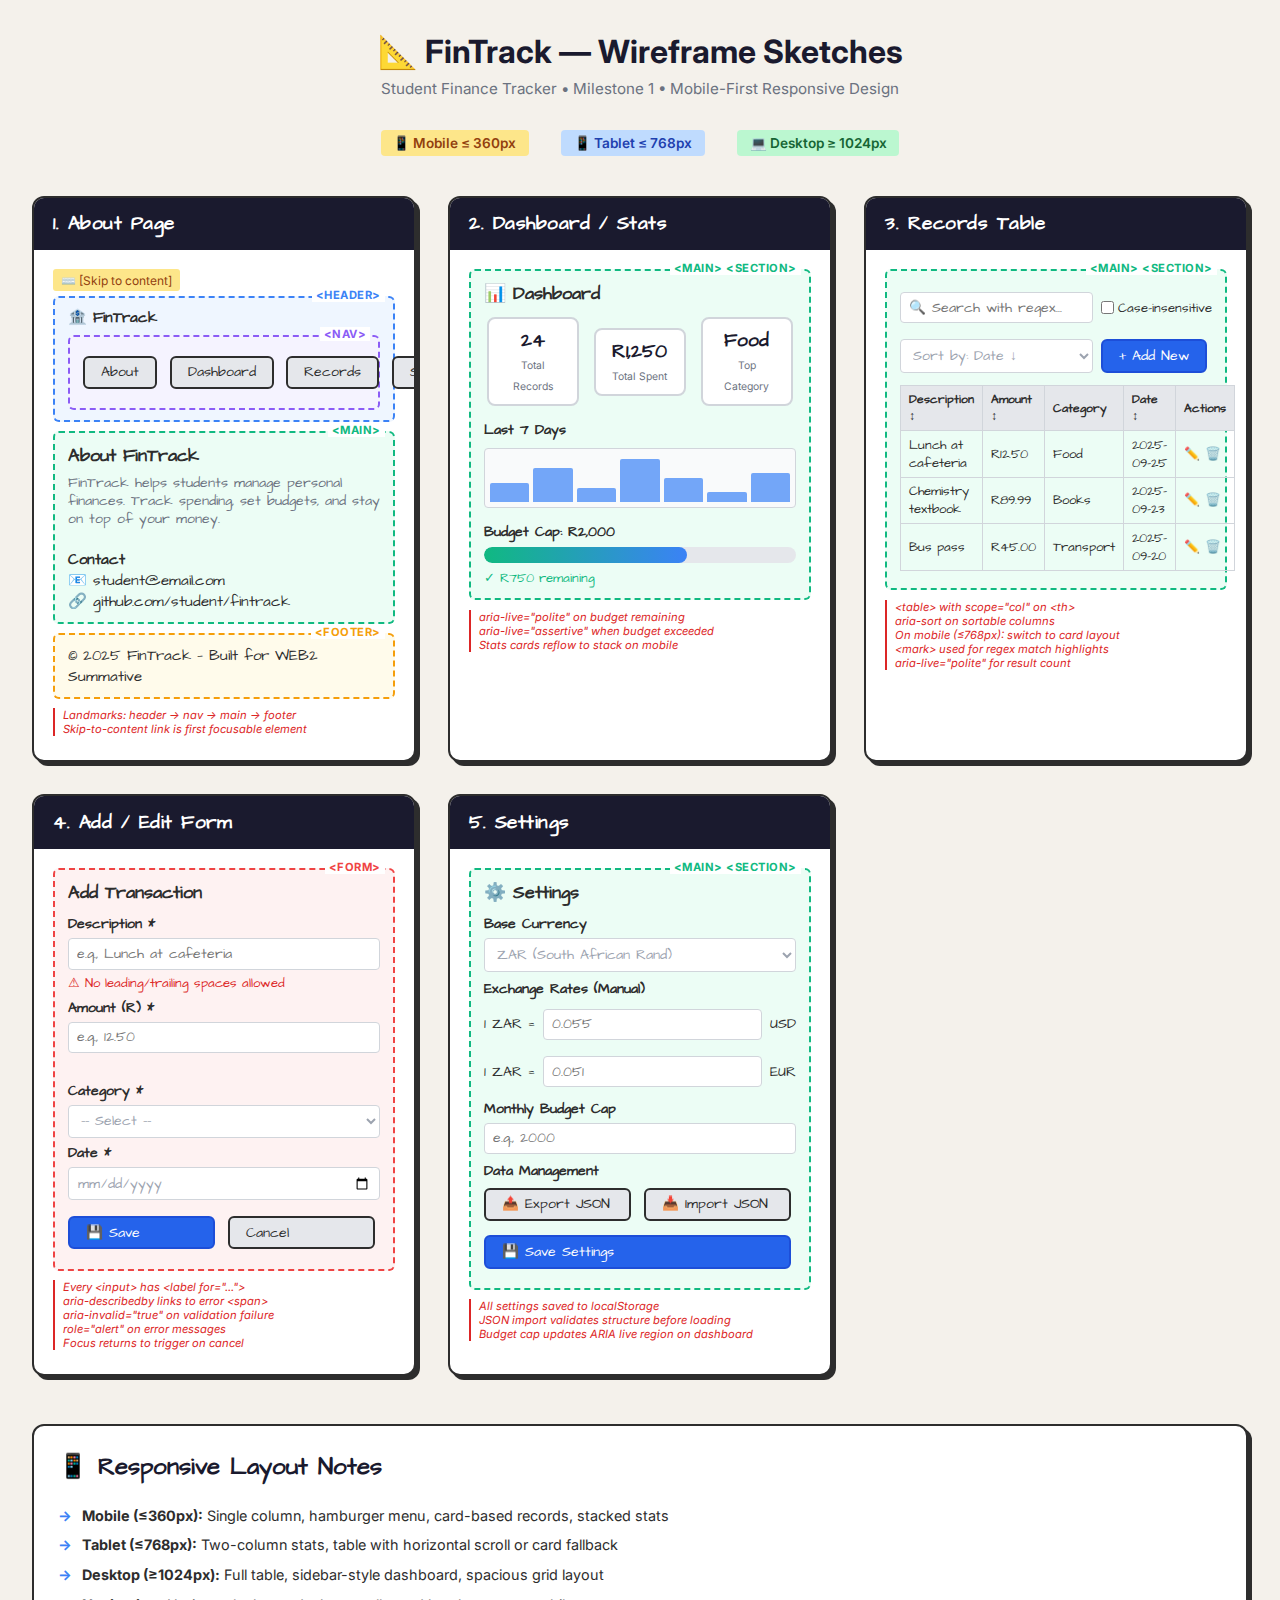
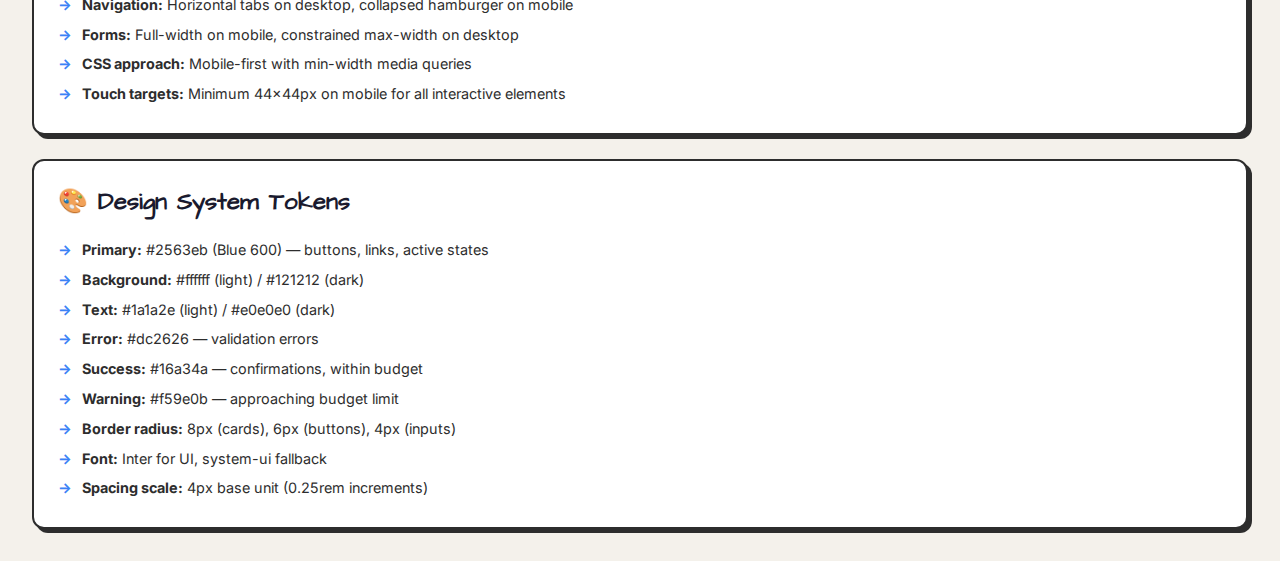
<file: docs/wireframes.html>
<!DOCTYPE html>
<html lang="en">
<head>
  <meta charset="UTF-8" />
  <meta name="viewport" content="width=device-width, initial-scale=1.0" />
  <title>FinTrack – Wireframe Sketches (M1)</title>
  <style>
    @import url('https://fonts.googleapis.com/css2?family=Architects+Daughter&family=Inter:wght@400;600;700&display=swap');

    * { margin: 0; padding: 0; box-sizing: border-box; }

    body {
      font-family: 'Inter', sans-serif;
      background: #f4f1eb;
      color: #2d2d2d;
      padding: 2rem;
    }

    h1 {
      text-align: center;
      font-size: 2rem;
      margin-bottom: 0.5rem;
      color: #1a1a2e;
    }

    .subtitle {
      text-align: center;
      color: #6b7280;
      margin-bottom: 2rem;
      font-size: 0.95rem;
    }

    .breakpoints-legend {
      display: flex;
      justify-content: center;
      gap: 2rem;
      margin-bottom: 2.5rem;
      flex-wrap: wrap;
    }

    .breakpoints-legend span {
      font-size: 0.85rem;
      padding: 0.3rem 0.8rem;
      border-radius: 4px;
      font-weight: 600;
    }

    .bp-mobile { background: #fde68a; color: #92400e; }
    .bp-tablet { background: #bfdbfe; color: #1e40af; }
    .bp-desktop { background: #bbf7d0; color: #166534; }

    .wireframes-grid {
      display: grid;
      grid-template-columns: repeat(auto-fit, minmax(340px, 1fr));
      gap: 2rem;
      max-width: 1400px;
      margin: 0 auto;
    }

    .wireframe-card {
      background: #fff;
      border: 2px solid #2d2d2d;
      border-radius: 12px;
      overflow: hidden;
      box-shadow: 4px 4px 0 #2d2d2d;
      transition: transform 0.2s;
    }

    .wireframe-card:hover {
      transform: translateY(-4px);
    }

    .wireframe-card h2 {
      font-family: 'Architects Daughter', cursive;
      background: #1a1a2e;
      color: #fff;
      padding: 0.8rem 1.2rem;
      font-size: 1.2rem;
      letter-spacing: 0.5px;
    }

    .wireframe-body {
      padding: 1.2rem;
      font-family: 'Architects Daughter', cursive;
      font-size: 0.95rem;
      min-height: 400px;
      position: relative;
    }

    /* Wireframe drawing styles */
    .wf-box {
      border: 2px dashed #9ca3af;
      border-radius: 6px;
      padding: 0.6rem 0.8rem;
      margin-bottom: 0.6rem;
      background: #f9fafb;
      position: relative;
    }

    .wf-box.header-box {
      border-color: #3b82f6;
      background: #eff6ff;
    }

    .wf-box.nav-box {
      border-color: #8b5cf6;
      background: #f5f3ff;
    }

    .wf-box.main-box {
      border-color: #10b981;
      background: #ecfdf5;
    }

    .wf-box.footer-box {
      border-color: #f59e0b;
      background: #fffbeb;
    }

    .wf-box.form-box {
      border-color: #ef4444;
      background: #fef2f2;
    }

    .wf-label {
      position: absolute;
      top: -10px;
      right: 8px;
      background: #fff;
      padding: 0 4px;
      font-size: 0.7rem;
      font-family: 'Inter', sans-serif;
      font-weight: 700;
      color: #6b7280;
      text-transform: uppercase;
      letter-spacing: 0.5px;
    }

    .wf-label.blue { color: #3b82f6; }
    .wf-label.purple { color: #8b5cf6; }
    .wf-label.green { color: #10b981; }
    .wf-label.orange { color: #f59e0b; }
    .wf-label.red { color: #ef4444; }

    .wf-input {
      display: block;
      width: 100%;
      border: 1.5px solid #d1d5db;
      border-radius: 4px;
      padding: 0.35rem 0.5rem;
      margin: 0.3rem 0;
      background: #fff;
      font-family: 'Architects Daughter', cursive;
      font-size: 0.85rem;
      color: #9ca3af;
    }

    .wf-btn {
      display: inline-block;
      border: 2px solid #2d2d2d;
      border-radius: 6px;
      padding: 0.35rem 1rem;
      margin: 0.2rem 0.3rem 0.2rem 0;
      background: #e5e7eb;
      font-family: 'Architects Daughter', cursive;
      font-size: 0.85rem;
      cursor: default;
    }

    .wf-btn.primary {
      background: #2563eb;
      color: #fff;
      border-color: #1d4ed8;
    }

    .wf-row {
      display: flex;
      gap: 0.5rem;
      margin: 0.4rem 0;
      align-items: center;
    }

    .wf-row > * {
      flex: 1;
    }

    .wf-table {
      width: 100%;
      border-collapse: collapse;
      margin: 0.5rem 0;
      font-size: 0.8rem;
    }

    .wf-table th, .wf-table td {
      border: 1px solid #d1d5db;
      padding: 0.3rem 0.5rem;
      text-align: left;
    }

    .wf-table th {
      background: #e5e7eb;
      font-size: 0.75rem;
    }

    .wf-stat {
      display: inline-block;
      border: 2px solid #d1d5db;
      border-radius: 8px;
      padding: 0.5rem 0.8rem;
      margin: 0.2rem;
      background: #fff;
      text-align: center;
      min-width: 90px;
    }

    .wf-stat .val {
      font-size: 1.2rem;
      font-weight: 700;
      color: #1a1a2e;
      display: block;
    }

    .wf-stat .lbl {
      font-size: 0.65rem;
      color: #6b7280;
      font-family: 'Inter', sans-serif;
    }

    .wf-chart {
      display: flex;
      align-items: flex-end;
      gap: 4px;
      height: 60px;
      margin: 0.5rem 0;
      padding: 0.3rem;
      border: 1px solid #d1d5db;
      border-radius: 4px;
      background: #f9fafb;
    }

    .wf-bar {
      flex: 1;
      background: #3b82f6;
      border-radius: 2px 2px 0 0;
      opacity: 0.7;
    }

    .annotation {
      font-family: 'Inter', sans-serif;
      font-size: 0.7rem;
      color: #dc2626;
      font-style: italic;
      margin: 0.3rem 0;
      padding-left: 0.5rem;
      border-left: 2px solid #dc2626;
    }

    .skip-link-demo {
      background: #fde68a;
      color: #92400e;
      padding: 0.2rem 0.5rem;
      border-radius: 3px;
      font-size: 0.75rem;
      font-family: 'Inter', sans-serif;
      display: inline-block;
      margin-bottom: 0.3rem;
    }

    .wf-progress {
      width: 100%;
      height: 16px;
      background: #e5e7eb;
      border-radius: 8px;
      overflow: hidden;
      margin: 0.3rem 0;
    }

    .wf-progress-fill {
      height: 100%;
      background: linear-gradient(90deg, #10b981, #3b82f6);
      border-radius: 8px;
      width: 65%;
    }

    .wf-error {
      color: #dc2626;
      font-size: 0.8rem;
      margin-top: 0.1rem;
    }

    .section-divider {
      grid-column: 1 / -1;
      text-align: center;
      padding: 1rem;
      font-size: 0.9rem;
      color: #6b7280;
      border-top: 2px dashed #d1d5db;
      margin-top: 1rem;
    }

    .notes-section {
      max-width: 1400px;
      margin: 3rem auto 0;
      padding: 1.5rem;
      background: #fff;
      border: 2px solid #2d2d2d;
      border-radius: 12px;
      box-shadow: 4px 4px 0 #2d2d2d;
    }

    .notes-section h2 {
      font-family: 'Architects Daughter', cursive;
      margin-bottom: 1rem;
      color: #1a1a2e;
    }

    .notes-section ul {
      list-style: none;
      padding: 0;
    }

    .notes-section li {
      padding: 0.4rem 0;
      padding-left: 1.5rem;
      position: relative;
      font-size: 0.9rem;
    }

    .notes-section li::before {
      content: '→';
      position: absolute;
      left: 0;
      color: #3b82f6;
      font-weight: bold;
    }

    @media (max-width: 768px) {
      .wireframes-grid {
        grid-template-columns: 1fr;
      }
      body { padding: 1rem; }
    }
  </style>
</head>
<body>

  <h1>📐 FinTrack — Wireframe Sketches</h1>
  <p class="subtitle">Student Finance Tracker • Milestone 1 • Mobile-First Responsive Design</p>

  <div class="breakpoints-legend">
    <span class="bp-mobile">📱 Mobile ≤ 360px</span>
    <span class="bp-tablet">📱 Tablet ≤ 768px</span>
    <span class="bp-desktop">💻 Desktop ≥ 1024px</span>
  </div>

  <div class="wireframes-grid">

    <!-- ==================== 1. ABOUT PAGE ==================== -->
    <div class="wireframe-card">
      <h2>1. About Page</h2>
      <div class="wireframe-body">
        <span class="skip-link-demo">⌨️ [Skip to content]</span>

        <div class="wf-box header-box">
          <span class="wf-label blue">&lt;header&gt;</span>
          <strong>🏦 FinTrack</strong>
          <div class="wf-box nav-box" style="margin-top:0.4rem;margin-bottom:0">
            <span class="wf-label purple">&lt;nav&gt;</span>
            <div class="wf-row">
              <span class="wf-btn">About</span>
              <span class="wf-btn">Dashboard</span>
              <span class="wf-btn">Records</span>
              <span class="wf-btn">Settings</span>
            </div>
          </div>
        </div>

        <div class="wf-box main-box">
          <span class="wf-label green">&lt;main&gt;</span>
          <h3 style="margin-bottom:0.4rem">About FinTrack</h3>
          <p style="color:#6b7280;font-size:0.85rem">
            FinTrack helps students manage personal finances.
            Track spending, set budgets, and stay on top of your money.
          </p>
          <br/>
          <strong>Contact</strong><br/>
          📧 student@email.com<br/>
          🔗 github.com/student/fintrack
        </div>

        <div class="wf-box footer-box">
          <span class="wf-label orange">&lt;footer&gt;</span>
          © 2025 FinTrack — Built for WEB2 Summative
        </div>

        <div class="annotation">
          Landmarks: header → nav → main → footer<br/>
          Skip-to-content link is first focusable element
        </div>
      </div>
    </div>

    <!-- ==================== 2. DASHBOARD ==================== -->
    <div class="wireframe-card">
      <h2>2. Dashboard / Stats</h2>
      <div class="wireframe-body">
        <div class="wf-box main-box">
          <span class="wf-label green">&lt;main&gt; &lt;section&gt;</span>

          <h3 style="margin-bottom:0.5rem">📊 Dashboard</h3>

          <div class="wf-row" style="flex-wrap:wrap">
            <div class="wf-stat">
              <span class="val">24</span>
              <span class="lbl">Total Records</span>
            </div>
            <div class="wf-stat">
              <span class="val">R1,250</span>
              <span class="lbl">Total Spent</span>
            </div>
            <div class="wf-stat">
              <span class="val">Food</span>
              <span class="lbl">Top Category</span>
            </div>
          </div>

          <div style="margin-top:0.6rem">
            <strong style="font-size:0.85rem">Last 7 Days</strong>
            <div class="wf-chart">
              <div class="wf-bar" style="height:40%"></div>
              <div class="wf-bar" style="height:70%"></div>
              <div class="wf-bar" style="height:30%"></div>
              <div class="wf-bar" style="height:90%"></div>
              <div class="wf-bar" style="height:50%"></div>
              <div class="wf-bar" style="height:20%"></div>
              <div class="wf-bar" style="height:60%"></div>
            </div>
          </div>

          <div style="margin-top:0.8rem">
            <strong style="font-size:0.85rem">Budget Cap: R2,000</strong>
            <div class="wf-progress">
              <div class="wf-progress-fill"></div>
            </div>
            <span style="font-size:0.8rem;color:#10b981">✓ R750 remaining</span>
          </div>
        </div>

        <div class="annotation">
          aria-live="polite" on budget remaining<br/>
          aria-live="assertive" when budget exceeded<br/>
          Stats cards reflow to stack on mobile
        </div>
      </div>
    </div>

    <!-- ==================== 3. RECORDS TABLE ==================== -->
    <div class="wireframe-card">
      <h2>3. Records Table</h2>
      <div class="wireframe-body">
        <div class="wf-box main-box">
          <span class="wf-label green">&lt;main&gt; &lt;section&gt;</span>

          <div class="wf-row">
            <input class="wf-input" placeholder="🔍 Search with regex..." style="flex:3" />
            <label style="font-size:0.8rem;flex:none;display:flex;align-items:center;gap:4px">
              <input type="checkbox" /> Case-insensitive
            </label>
          </div>

          <div class="wf-row">
            <select class="wf-input" style="flex:1">
              <option>Sort by: Date ↓</option>
            </select>
            <span class="wf-btn primary" style="flex:none">+ Add New</span>
          </div>

          <table class="wf-table">
            <thead>
              <tr>
                <th>Description ↕</th>
                <th>Amount ↕</th>
                <th>Category</th>
                <th>Date ↕</th>
                <th>Actions</th>
              </tr>
            </thead>
            <tbody>
              <tr>
                <td>Lunch at cafeteria</td>
                <td>R12.50</td>
                <td>Food</td>
                <td>2025-09-25</td>
                <td>✏️ 🗑️</td>
              </tr>
              <tr>
                <td>Chemistry textbook</td>
                <td>R89.99</td>
                <td>Books</td>
                <td>2025-09-23</td>
                <td>✏️ 🗑️</td>
              </tr>
              <tr>
                <td>Bus pass</td>
                <td>R45.00</td>
                <td>Transport</td>
                <td>2025-09-20</td>
                <td>✏️ 🗑️</td>
              </tr>
            </tbody>
          </table>
        </div>

        <div class="annotation">
          &lt;table&gt; with scope="col" on &lt;th&gt;<br/>
          aria-sort on sortable columns<br/>
          On mobile (≤768px): switch to card layout<br/>
          &lt;mark&gt; used for regex match highlights<br/>
          aria-live="polite" for result count
        </div>
      </div>
    </div>

    <!-- ==================== 4. ADD/EDIT FORM ==================== -->
    <div class="wireframe-card">
      <h2>4. Add / Edit Form</h2>
      <div class="wireframe-body">
        <div class="wf-box form-box">
          <span class="wf-label red">&lt;form&gt;</span>

          <h3 style="margin-bottom:0.5rem">Add Transaction</h3>

          <label style="font-size:0.85rem;font-weight:600">Description *</label>
          <input class="wf-input" placeholder="e.g., Lunch at cafeteria" />
          <div class="wf-error">⚠ No leading/trailing spaces allowed</div>

          <label style="font-size:0.85rem;font-weight:600;margin-top:0.4rem;display:block">Amount (R) *</label>
          <input class="wf-input" placeholder="e.g., 12.50" />
          <div class="wf-error" style="visibility:hidden">placeholder</div>

          <label style="font-size:0.85rem;font-weight:600;margin-top:0.4rem;display:block">Category *</label>
          <select class="wf-input">
            <option>-- Select --</option>
            <option>Food</option>
            <option>Books</option>
            <option>Transport</option>
            <option>Entertainment</option>
            <option>Fees</option>
            <option>Other</option>
          </select>

          <label style="font-size:0.85rem;font-weight:600;margin-top:0.4rem;display:block">Date *</label>
          <input class="wf-input" type="date" />

          <div class="wf-row" style="margin-top:0.8rem">
            <span class="wf-btn primary">💾 Save</span>
            <span class="wf-btn">Cancel</span>
          </div>
        </div>

        <div class="annotation">
          Every &lt;input&gt; has &lt;label for="..."&gt;<br/>
          aria-describedby links to error &lt;span&gt;<br/>
          aria-invalid="true" on validation failure<br/>
          role="alert" on error messages<br/>
          Focus returns to trigger on cancel
        </div>
      </div>
    </div>

    <!-- ==================== 5. SETTINGS ==================== -->
    <div class="wireframe-card">
      <h2>5. Settings</h2>
      <div class="wireframe-body">
        <div class="wf-box main-box">
          <span class="wf-label green">&lt;main&gt; &lt;section&gt;</span>

          <h3 style="margin-bottom:0.5rem">⚙️ Settings</h3>

          <label style="font-size:0.85rem;font-weight:600">Base Currency</label>
          <select class="wf-input">
            <option>ZAR (South African Rand)</option>
            <option>USD (US Dollar)</option>
            <option>EUR (Euro)</option>
          </select>

          <label style="font-size:0.85rem;font-weight:600;margin-top:0.5rem;display:block">Exchange Rates (Manual)</label>
          <div class="wf-row">
            <span style="font-size:0.85rem;flex:none">1 ZAR =</span>
            <input class="wf-input" placeholder="0.055" style="width:80px" />
            <span style="font-size:0.85rem;flex:none">USD</span>
          </div>
          <div class="wf-row">
            <span style="font-size:0.85rem;flex:none">1 ZAR =</span>
            <input class="wf-input" placeholder="0.051" style="width:80px" />
            <span style="font-size:0.85rem;flex:none">EUR</span>
          </div>

          <label style="font-size:0.85rem;font-weight:600;margin-top:0.5rem;display:block">Monthly Budget Cap</label>
          <input class="wf-input" placeholder="e.g., 2000" />

          <label style="font-size:0.85rem;font-weight:600;margin-top:0.5rem;display:block">Data Management</label>
          <div class="wf-row" style="margin-top:0.3rem">
            <span class="wf-btn">📤 Export JSON</span>
            <span class="wf-btn">📥 Import JSON</span>
          </div>

          <div class="wf-row" style="margin-top:0.5rem">
            <span class="wf-btn primary">💾 Save Settings</span>
          </div>
        </div>

        <div class="annotation">
          All settings saved to localStorage<br/>
          JSON import validates structure before loading<br/>
          Budget cap updates ARIA live region on dashboard
        </div>
      </div>
    </div>

  </div>

  <!-- ==================== LAYOUT NOTES ==================== -->
  <div class="notes-section">
    <h2>📱 Responsive Layout Notes</h2>
    <ul>
      <li><strong>Mobile (≤360px):</strong> Single column, hamburger menu, card-based records, stacked stats</li>
      <li><strong>Tablet (≤768px):</strong> Two-column stats, table with horizontal scroll or card fallback</li>
      <li><strong>Desktop (≥1024px):</strong> Full table, sidebar-style dashboard, spacious grid layout</li>
      <li><strong>Navigation:</strong> Horizontal tabs on desktop, collapsed hamburger on mobile</li>
      <li><strong>Forms:</strong> Full-width on mobile, constrained max-width on desktop</li>
      <li><strong>CSS approach:</strong> Mobile-first with min-width media queries</li>
      <li><strong>Touch targets:</strong> Minimum 44×44px on mobile for all interactive elements</li>
    </ul>
  </div>

  <div class="notes-section" style="margin-top:1.5rem">
    <h2>🎨 Design System Tokens</h2>
    <ul>
      <li><strong>Primary:</strong> #2563eb (Blue 600) — buttons, links, active states</li>
      <li><strong>Background:</strong> #ffffff (light) / #121212 (dark)</li>
      <li><strong>Text:</strong> #1a1a2e (light) / #e0e0e0 (dark)</li>
      <li><strong>Error:</strong> #dc2626 — validation errors</li>
      <li><strong>Success:</strong> #16a34a — confirmations, within budget</li>
      <li><strong>Warning:</strong> #f59e0b — approaching budget limit</li>
      <li><strong>Border radius:</strong> 8px (cards), 6px (buttons), 4px (inputs)</li>
      <li><strong>Font:</strong> Inter for UI, system-ui fallback</li>
      <li><strong>Spacing scale:</strong> 4px base unit (0.25rem increments)</li>
    </ul>
  </div>

</body>
</html>
</file>
<file: styles/main.css>
/* ============================================================
   FINTRACK – DESIGN SYSTEM & BASE STYLES
   Mobile-first • CSS Custom Properties • Modern Typography
   ============================================================ */

/* ---------- Google Fonts ---------- */
@import url('https://fonts.googleapis.com/css2?family=Inter:wght@300;400;500;600;700;800&display=swap');

/* ---------- CSS Reset ---------- */
*,
*::before,
*::after {
  margin: 0;
  padding: 0;
  box-sizing: border-box;
}

/* ---------- Design Tokens ---------- */
:root {
  /* Typography */
  --font-primary: 'Inter', system-ui, -apple-system, sans-serif;
  --font-mono: 'JetBrains Mono', 'Fira Code', monospace;

  --fs-xs: 0.75rem;
  --fs-sm: 0.8125rem;
  --fs-base: 0.9375rem;
  --fs-md: 1rem;
  --fs-lg: 1.125rem;
  --fs-xl: 1.25rem;
  --fs-2xl: 1.5rem;
  --fs-3xl: 1.875rem;
  --fs-4xl: 2.25rem;

  --fw-light: 300;
  --fw-regular: 400;
  --fw-medium: 500;
  --fw-semibold: 600;
  --fw-bold: 700;
  --fw-extrabold: 800;

  --lh-tight: 1.2;
  --lh-normal: 1.5;
  --lh-relaxed: 1.65;

  /* Spacing scale (4px base) */
  --sp-1: 0.25rem;
  --sp-2: 0.5rem;
  --sp-3: 0.75rem;
  --sp-4: 1rem;
  --sp-5: 1.25rem;
  --sp-6: 1.5rem;
  --sp-8: 2rem;
  --sp-10: 2.5rem;
  --sp-12: 3rem;
  --sp-16: 4rem;
  --sp-20: 5rem;

  /* Border radius */
  --radius-sm: 6px;
  --radius-md: 10px;
  --radius-lg: 14px;
  --radius-xl: 20px;
  --radius-full: 9999px;

  /* Shadows */
  --shadow-sm: 0 1px 3px rgba(0, 0, 0, 0.08);
  --shadow-md: 0 4px 12px rgba(0, 0, 0, 0.1);
  --shadow-lg: 0 8px 30px rgba(0, 0, 0, 0.12);
  --shadow-xl: 0 16px 50px rgba(0, 0, 0, 0.15);
  --shadow-glow: 0 0 20px rgba(99, 102, 241, 0.3);

  /* Transitions */
  --transition-fast: 150ms ease;
  --transition-base: 250ms ease;
  --transition-slow: 400ms cubic-bezier(0.4, 0, 0.2, 1);
  --transition-bounce: 500ms cubic-bezier(0.34, 1.56, 0.64, 1);

  /* Z-index scale */
  --z-base: 1;
  --z-dropdown: 10;
  --z-sticky: 20;
  --z-overlay: 30;
  --z-modal: 40;
  --z-toast: 50;

  /* Layout */
  --header-height: 64px;
  --sidebar-width: 260px;
  --max-content-width: 1200px;

  /* Light theme (default) */
  --color-bg-primary: #f8f9fc;
  --color-bg-secondary: #ffffff;
  --color-bg-tertiary: #f1f3f9;
  --color-bg-elevated: #ffffff;
  --color-bg-overlay: rgba(15, 23, 42, 0.5);
  --color-bg-nav: rgba(255, 255, 255, 0.85);

  --color-text-primary: #0f172a;
  --color-text-secondary: #475569;
  --color-text-tertiary: #94a3b8;
  --color-text-inverse: #ffffff;

  --color-border-default: #e2e8f0;
  --color-border-hover: #cbd5e1;
  --color-border-focus: #6366f1;

  --color-accent-primary: #6366f1;
  --color-accent-primary-hover: #4f46e5;
  --color-accent-primary-light: rgba(99, 102, 241, 0.1);
  --color-accent-gradient: linear-gradient(135deg, #6366f1 0%, #8b5cf6 50%, #a78bfa 100%);

  --color-success: #10b981;
  --color-success-light: rgba(16, 185, 129, 0.1);
  --color-warning: #f59e0b;
  --color-warning-light: rgba(245, 158, 11, 0.1);
  --color-error: #ef4444;
  --color-error-light: rgba(239, 68, 68, 0.1);
  --color-info: #3b82f6;
  --color-info-light: rgba(59, 130, 246, 0.1);

  /* Category colours */
  --color-cat-food: #f97316;
  --color-cat-books: #8b5cf6;
  --color-cat-transport: #06b6d4;
  --color-cat-entertainment: #ec4899;
  --color-cat-fees: #ef4444;
  --color-cat-other: #6b7280;
}

/* ---------- Dark Theme ---------- */
[data-theme="dark"] {
  --color-bg-primary: #0f172a;
  --color-bg-secondary: #1e293b;
  --color-bg-tertiary: #334155;
  --color-bg-elevated: #1e293b;
  --color-bg-overlay: rgba(0, 0, 0, 0.7);
  --color-bg-nav: rgba(17, 24, 39, 0.9);

  --color-text-primary: #f1f5f9;
  --color-text-secondary: #94a3b8;
  --color-text-tertiary: #64748b;
  --color-text-inverse: #0f172a;

  --color-border-default: #1e293b;
  --color-border-hover: #334155;
  --color-border-focus: #818cf8;

  --color-accent-primary: #818cf8;
  --color-accent-primary-hover: #6366f1;
  --color-accent-primary-light: rgba(129, 140, 248, 0.12);

  --shadow-sm: 0 1px 3px rgba(0, 0, 0, 0.3);
  --shadow-md: 0 4px 12px rgba(0, 0, 0, 0.4);
  --shadow-lg: 0 8px 30px rgba(0, 0, 0, 0.5);
  --shadow-xl: 0 16px 50px rgba(0, 0, 0, 0.6);
  --shadow-glow: 0 0 25px rgba(129, 140, 248, 0.25);
}

/* ---------- Base Elements ---------- */
html {
  font-size: 16px;
  scroll-behavior: smooth;
  -webkit-text-size-adjust: 100%;
}

body {
  font-family: var(--font-primary);
  font-size: var(--fs-base);
  font-weight: var(--fw-regular);
  line-height: var(--lh-normal);
  color: var(--color-text-primary);
  background-color: var(--color-bg-primary);
  min-height: 100vh;
  -webkit-font-smoothing: antialiased;
  -moz-osx-font-smoothing: grayscale;
}

/* ---------- Typography ---------- */
h1,
h2,
h3,
h4,
h5,
h6 {
  font-weight: var(--fw-bold);
  line-height: var(--lh-tight);
  color: var(--color-text-primary);
}

h1 {
  font-size: var(--fs-3xl);
}

h2 {
  font-size: var(--fs-2xl);
}

h3 {
  font-size: var(--fs-xl);
}

h4 {
  font-size: var(--fs-lg);
}

p {
  line-height: var(--lh-relaxed);
  color: var(--color-text-secondary);
}

a {
  color: var(--color-accent-primary);
  text-decoration: none;
  transition: color var(--transition-fast);
}

a:hover {
  color: var(--color-accent-primary-hover);
  text-decoration: underline;
}

/* ---------- Focus Styles (a11y) ---------- */
:focus-visible {
  outline: 3px solid var(--color-border-focus);
  outline-offset: 2px;
  border-radius: var(--radius-sm);
}

:focus:not(:focus-visible) {
  outline: none;
}

/* ---------- Skip-to-Content Link ---------- */
.skip-link {
  position: absolute;
  top: -100%;
  left: var(--sp-4);
  z-index: var(--z-toast);
  padding: var(--sp-3) var(--sp-6);
  background: var(--color-accent-primary);
  color: var(--color-text-inverse);
  font-weight: var(--fw-semibold);
  border-radius: 0 0 var(--radius-md) var(--radius-md);
  transition: top var(--transition-base);
}

.skip-link:focus {
  top: 0;
  outline: 3px solid var(--color-border-focus);
  outline-offset: 2px;
}

/* ---------- Scrollbar ---------- */
::-webkit-scrollbar {
  width: 8px;
  height: 8px;
}

::-webkit-scrollbar-track {
  background: var(--color-bg-tertiary);
}

::-webkit-scrollbar-thumb {
  background: var(--color-border-hover);
  border-radius: var(--radius-full);
}

::-webkit-scrollbar-thumb:hover {
  background: var(--color-text-tertiary);
}

/* ---------- Selection ---------- */
::selection {
  background: var(--color-accent-primary);
  color: var(--color-text-inverse);
}

/* ---------- Screen Reader Only ---------- */
.sr-only {
  position: absolute;
  width: 1px;
  height: 1px;
  padding: 0;
  margin: -1px;
  overflow: hidden;
  clip: rect(0, 0, 0, 0);
  white-space: nowrap;
  border: 0;
}

/* ---------- Utility Classes ---------- */
.hidden {
  display: none !important;
}

.text-center {
  text-align: center;
}

.text-right {
  text-align: right;
}

.text-error {
  color: var(--color-error);
}

.text-success {
  color: var(--color-success);
}

.text-warning {
  color: var(--color-warning);
}

/* ---------- Animations ---------- */
@keyframes fadeIn {
  from {
    opacity: 0;
    transform: translateY(8px);
  }

  to {
    opacity: 1;
    transform: translateY(0);
  }
}

@keyframes slideInRight {
  from {
    opacity: 0;
    transform: translateX(20px);
  }

  to {
    opacity: 1;
    transform: translateX(0);
  }
}

@keyframes slideInUp {
  from {
    opacity: 0;
    transform: translateY(20px);
  }

  to {
    opacity: 1;
    transform: translateY(0);
  }
}

@keyframes pulse {

  0%,
  100% {
    opacity: 1;
  }

  50% {
    opacity: 0.6;
  }
}

@keyframes shimmer {
  0% {
    background-position: -200% 0;
  }

  100% {
    background-position: 200% 0;
  }
}

@keyframes scaleIn {
  from {
    opacity: 0;
    transform: scale(0.95);
  }

  to {
    opacity: 1;
    transform: scale(1);
  }
}

.animate-fade-in {
  animation: fadeIn var(--transition-slow) both;
}

.animate-slide-up {
  animation: slideInUp var(--transition-slow) both;
}
</file>
<file: styles/layout.css>
/* ============================================================
   FINTRACK – LAYOUT SYSTEM
   Mobile-first • Flexbox & Grid • 3 Breakpoints
   ============================================================ */

/* ---------- App Shell ---------- */
.app-shell {
    display: flex;
    flex-direction: column;
    min-height: 100vh;
}

/* ---------- Header ---------- */
.app-header {
    position: sticky;
    top: 0;
    z-index: var(--z-sticky);
    height: var(--header-height);
    background: var(--color-bg-nav);
    backdrop-filter: blur(16px);
    -webkit-backdrop-filter: blur(16px);
    border-bottom: 1px solid var(--color-border-default);
    display: flex;
    align-items: center;
    justify-content: space-between;
    padding: 0 var(--sp-4);
    transition: background var(--transition-base);
}

.app-header__brand {
    display: flex;
    align-items: center;
    gap: var(--sp-3);
    text-decoration: none;
}

.app-header__logo {
    width: 36px;
    height: 36px;
    background: var(--color-accent-gradient);
    border-radius: var(--radius-md);
    display: flex;
    align-items: center;
    justify-content: center;
    font-size: 1.2rem;
    color: #fff;
    font-weight: var(--fw-bold);
    box-shadow: 0 2px 8px rgba(99, 102, 241, 0.3);
}

.app-header__title {
    font-size: var(--fs-lg);
    font-weight: var(--fw-extrabold);
    background: var(--color-accent-gradient);
    -webkit-background-clip: text;
    -webkit-text-fill-color: transparent;
    background-clip: text;
    letter-spacing: -0.5px;
}

.app-header__actions {
    display: flex;
    align-items: center;
    gap: var(--sp-2);
}

/* ---------- Hamburger (mobile) ---------- */
.hamburger-btn {
    display: flex;
    align-items: center;
    justify-content: center;
    width: 40px;
    height: 40px;
    background: transparent;
    border: none;
    border-radius: var(--radius-sm);
    cursor: pointer;
    color: var(--color-text-primary);
    transition: background var(--transition-fast);
}

.hamburger-btn:hover {
    background: var(--color-bg-tertiary);
}

.hamburger-btn svg {
    width: 24px;
    height: 24px;
}

/* ---------- Navigation ---------- */
.app-nav {
    position: fixed;
    top: var(--header-height);
    left: 0;
    right: 0;
    bottom: 0;
    z-index: var(--z-overlay);
    background: var(--color-bg-overlay);
    opacity: 0;
    visibility: hidden;
    transition: opacity var(--transition-base), visibility var(--transition-base);
}

.app-nav[aria-hidden="false"],
.app-nav.is-open {
    opacity: 1;
    visibility: visible;
}

.app-nav__list {
    list-style: none;
    background: var(--color-bg-secondary);
    padding: var(--sp-4);
    display: flex;
    flex-direction: column;
    gap: var(--sp-1);
    border-bottom: 1px solid var(--color-border-default);
    box-shadow: var(--shadow-lg);
    animation: slideInUp 300ms ease both;
}

.app-nav__item {
    list-style: none;
}

.app-nav__link {
    display: flex;
    align-items: center;
    gap: var(--sp-3);
    padding: var(--sp-3) var(--sp-4);
    border-radius: var(--radius-md);
    color: var(--color-text-secondary);
    font-weight: var(--fw-medium);
    font-size: var(--fs-base);
    text-decoration: none;
    transition: all var(--transition-fast);
    cursor: pointer;
    border: none;
    background: none;
    width: 100%;
    text-align: left;
}

.app-nav__link:hover {
    background: var(--color-bg-tertiary);
    color: var(--color-text-primary);
    text-decoration: none;
}

.app-nav__link.is-active {
    background: var(--color-accent-primary-light);
    color: var(--color-accent-primary);
    font-weight: var(--fw-semibold);
}

.app-nav__link svg,
.app-nav__link .nav-icon {
    width: 20px;
    height: 20px;
    flex-shrink: 0;
    opacity: 0.7;
}

.app-nav__link.is-active svg,
.app-nav__link.is-active .nav-icon {
    opacity: 1;
}

/* ---------- Main Content ---------- */
.app-main {
    flex: 1;
    padding: var(--sp-4);
    max-width: var(--max-content-width);
    width: 100%;
    margin: 0 auto;
}

/* ---------- Page Sections ---------- */
.page-section {
    display: none;
    animation: fadeIn var(--transition-slow) both;
}

.page-section.is-active {
    display: block;
}

.page-section__header {
    margin-bottom: var(--sp-6);
}

.page-section__title {
    font-size: var(--fs-2xl);
    font-weight: var(--fw-extrabold);
    letter-spacing: -0.5px;
    margin-bottom: var(--sp-2);
}

.page-section__subtitle {
    font-size: var(--fs-base);
    color: var(--color-text-tertiary);
}

/* ---------- Footer ---------- */
.app-footer {
    padding: var(--sp-6) var(--sp-4);
    text-align: center;
    border-top: 1px solid var(--color-border-default);
    color: var(--color-text-tertiary);
    font-size: var(--fs-sm);
    background: var(--color-bg-secondary);
}

.app-footer a {
    color: var(--color-accent-primary);
}

/* ---------- Grid Utilities ---------- */
.grid-stats {
    display: grid;
    grid-template-columns: 1fr;
    gap: var(--sp-4);
}

.grid-2 {
    display: grid;
    grid-template-columns: 1fr;
    gap: var(--sp-4);
}

.grid-3 {
    display: grid;
    grid-template-columns: 1fr;
    gap: var(--sp-4);
}

/* ============================================================
   TABLET BREAKPOINT (≥ 768px)
   ============================================================ */
@media (min-width: 768px) {
    .app-header {
        padding: 0 var(--sp-6);
    }

    .hamburger-btn {
        display: none;
    }

    .app-nav {
        position: static;
        opacity: 1;
        visibility: visible;
        background: none;
    }

    .app-nav__list {
        flex-direction: row;
        background: none;
        padding: 0;
        border-bottom: none;
        box-shadow: none;
        gap: var(--sp-1);
        animation: none;
    }

    .app-nav__link {
        padding: var(--sp-2) var(--sp-3);
        font-size: var(--fs-sm);
        border-radius: var(--radius-sm);
    }

    .app-main {
        padding: var(--sp-6);
    }

    .grid-stats {
        grid-template-columns: repeat(2, 1fr);
    }

    .grid-2 {
        grid-template-columns: repeat(2, 1fr);
    }

    .grid-3 {
        grid-template-columns: repeat(2, 1fr);
    }
}

/* ============================================================
   DESKTOP BREAKPOINT (≥ 1024px)
   ============================================================ */
@media (min-width: 1024px) {
    .app-header {
        padding: 0 var(--sp-8);
    }

    .app-nav__link {
        padding: var(--sp-2) var(--sp-4);
        font-size: var(--fs-base);
    }

    .app-main {
        padding: var(--sp-8);
    }

    .page-section__title {
        font-size: var(--fs-3xl);
    }

    .grid-stats {
        grid-template-columns: repeat(4, 1fr);
    }

    .grid-2 {
        grid-template-columns: repeat(2, 1fr);
    }

    .grid-3 {
        grid-template-columns: repeat(3, 1fr);
    }
}

/* ============================================================
   LARGE DESKTOP (≥ 1280px)
   ============================================================ */
@media (min-width: 1280px) {
    .app-main {
        padding: var(--sp-10) var(--sp-8);
    }
}
</file>
<file: styles/components.css>
/* ============================================================
   FINTRACK – COMPONENT STYLES
   Cards, Buttons, Forms, Tables, Charts, Badges
   ============================================================ */

/* ---------- Cards ---------- */
.card {
    background: var(--color-bg-secondary);
    border: 1px solid var(--color-border-default);
    border-radius: var(--radius-lg);
    padding: var(--sp-5);
    transition: all var(--transition-base);
    position: relative;
    overflow: hidden;
}

.card:hover {
    border-color: var(--color-accent-primary);
    box-shadow: var(--shadow-lg);
    transform: translateY(-2px);
}

/* Glassmorphism for Milestone 5 */
.glass {
    background: rgba(255, 255, 255, 0.7);
    backdrop-filter: blur(12px);
    -webkit-backdrop-filter: blur(12px);
    border: 1px solid rgba(255, 255, 255, 0.3);
}

[data-theme="dark"] .glass {
    background: rgba(30, 41, 59, 0.7);
    border: 1px solid rgba(255, 255, 255, 0.1);
}

.card--stat {
    text-align: center;
    padding: var(--sp-6) var(--sp-4);
}

.card--stat::before {
    content: '';
    position: absolute;
    top: 0;
    left: 0;
    right: 0;
    height: 3px;
    background: var(--color-accent-gradient);
    opacity: 0;
    transition: opacity var(--transition-base);
}

.card--stat:hover::before {
    opacity: 1;
}

.card__icon {
    width: 48px;
    height: 48px;
    border-radius: var(--radius-md);
    display: flex;
    align-items: center;
    justify-content: center;
    font-size: 1.4rem;
    margin: 0 auto var(--sp-3);
}

.card__icon--accent {
    background: var(--color-accent-primary-light);
}

.card__icon--success {
    background: var(--color-success-light);
}

.card__icon--warning {
    background: var(--color-warning-light);
}

.card__icon--error {
    background: var(--color-error-light);
}

.card__icon--info {
    background: var(--color-info-light);
}

.card__value {
    font-size: var(--fs-2xl);
    font-weight: var(--fw-extrabold);
    color: var(--color-text-primary);
    letter-spacing: -0.5px;
    margin-bottom: var(--sp-1);
}

.card__label {
    font-size: var(--fs-sm);
    color: var(--color-text-tertiary);
    font-weight: var(--fw-medium);
    text-transform: uppercase;
    letter-spacing: 0.5px;
}

/* ---------- Buttons ---------- */
.btn {
    display: inline-flex;
    align-items: center;
    justify-content: center;
    gap: var(--sp-2);
    padding: var(--sp-3) var(--sp-5);
    font-family: var(--font-primary);
    font-size: var(--fs-sm);
    font-weight: var(--fw-semibold);
    line-height: 1;
    border: 1.5px solid transparent;
    border-radius: var(--radius-md);
    cursor: pointer;
    transition: all var(--transition-fast);
    white-space: nowrap;
    min-height: 44px;
    text-decoration: none;
}

.btn:hover {
    text-decoration: none;
}

.btn:active {
    transform: scale(0.95);
}

.btn--pulse {
    animation: pulse 2s infinite;
}

.btn--primary {
    background: var(--color-accent-gradient);
    color: #fff;
    border-color: transparent;
    box-shadow: 0 2px 8px rgba(99, 102, 241, 0.3);
}

.btn--primary:hover {
    box-shadow: 0 4px 16px rgba(99, 102, 241, 0.4);
    transform: translateY(-1px);
}

.btn--secondary {
    background: var(--color-bg-tertiary);
    color: var(--color-text-primary);
    border-color: var(--color-border-default);
}

.btn--secondary:hover {
    background: var(--color-bg-secondary);
    border-color: var(--color-border-hover);
}

.btn--ghost {
    background: transparent;
    color: var(--color-text-secondary);
    border-color: transparent;
}

.btn--ghost:hover {
    background: var(--color-bg-tertiary);
    color: var(--color-text-primary);
}

.btn--danger {
    background: var(--color-error);
    color: #fff;
    border-color: transparent;
}

.btn--danger:hover {
    background: #dc2626;
    box-shadow: 0 2px 8px rgba(239, 68, 68, 0.3);
}

.btn--sm {
    padding: var(--sp-2) var(--sp-3);
    font-size: var(--fs-xs);
    min-height: 36px;
}

.btn--icon {
    padding: var(--sp-2);
    min-height: 40px;
    min-width: 40px;
}

/* ---------- Theme Toggle ---------- */
.theme-toggle {
    background: var(--color-bg-secondary);
    border: 1.5px solid var(--color-border-default);
    border-radius: var(--radius-md);
    padding: var(--sp-2);
    cursor: pointer;
    color: var(--color-text-secondary);
    transition: all var(--transition-fast);
    display: flex;
    align-items: center;
    justify-content: center;
    width: 40px;
    height: 40px;
}

.theme-toggle:hover {
    border-color: var(--color-accent-primary);
    color: var(--color-accent-primary);
    transform: rotate(15deg);
}

.theme-toggle svg {
    width: 20px;
    height: 20px;
}

/* ---------- News List (Scraping) ---------- */
.news-list {
    list-style: none;
    padding: 0;
}

.news-item {
    padding: var(--sp-3) 0;
    border-bottom: 1px solid var(--color-border-default);
}

.news-item:last-child {
    border-bottom: none;
}

.news-item__link {
    display: flex;
    flex-direction: column;
    gap: var(--sp-1);
    text-decoration: none;
}

.news-item__title {
    font-weight: var(--fw-semibold);
    color: var(--color-text-primary);
    line-height: var(--lh-tight);
}

.news-item__source {
    font-size: var(--fs-xs);
    color: var(--color-text-tertiary);
}

.news-item__link:hover .news-item__title {
    color: var(--color-accent-primary);
    text-decoration: underline;
}

/* ---------- Form Elements ---------- */
.form-group {
    margin-bottom: var(--sp-5);
}

.form-label {
    display: block;
    font-size: var(--fs-sm);
    font-weight: var(--fw-semibold);
    color: var(--color-text-primary);
    margin-bottom: var(--sp-2);
}

.form-label--required::after {
    content: ' *';
    color: var(--color-error);
}

.form-input,
.form-select,
.form-textarea {
    width: 100%;
    padding: var(--sp-3) var(--sp-4);
    font-family: var(--font-primary);
    font-size: var(--fs-base);
    color: var(--color-text-primary);
    background: var(--color-bg-primary);
    border: 1.5px solid var(--color-border-default);
    border-radius: var(--radius-md);
    transition: all var(--transition-fast);
    min-height: 44px;
}

.form-input:hover,
.form-select:hover {
    border-color: var(--color-border-hover);
}

.form-input:focus,
.form-select:focus {
    border-color: var(--color-accent-primary);
    box-shadow: 0 0 0 3px var(--color-accent-primary-light);
    outline: none;
}

.form-input.is-invalid,
.form-select.is-invalid {
    border-color: var(--color-error);
}

.form-input.is-invalid:focus {
    box-shadow: 0 0 0 3px var(--color-error-light);
}

.form-input::placeholder {
    color: var(--color-text-tertiary);
}

.form-select {
    appearance: none;
    background-image: url("data:image/svg+xml,%3Csvg xmlns='http://www.w3.org/2000/svg' width='20' height='20' viewBox='0 0 24 24' fill='none' stroke='%2394a3b8' stroke-width='2' stroke-linecap='round' stroke-linejoin='round'%3E%3Cpolyline points='6 9 12 15 18 9'%3E%3C/polyline%3E%3C/svg%3E");
    background-repeat: no-repeat;
    background-position: right var(--sp-3) center;
    padding-right: var(--sp-10);
}

.form-error {
    display: none;
    font-size: var(--fs-xs);
    color: var(--color-error);
    margin-top: var(--sp-1);
    font-weight: var(--fw-medium);
    align-items: center;
    gap: var(--sp-1);
}

.form-error.is-visible {
    display: flex;
}

.form-hint {
    font-size: var(--fs-xs);
    color: var(--color-text-tertiary);
    margin-top: var(--sp-1);
}

/* ---------- Checkbox / Toggle ---------- */
.form-check {
    display: flex;
    align-items: center;
    gap: var(--sp-2);
    cursor: pointer;
}

.form-check input[type="checkbox"] {
    width: 18px;
    height: 18px;
    accent-color: var(--color-accent-primary);
    cursor: pointer;
}

.form-check__label {
    font-size: var(--fs-sm);
    color: var(--color-text-secondary);
    font-weight: var(--fw-medium);
}

/* ---------- Data Table ---------- */
.data-table-wrapper {
    overflow-x: auto;
    border: 1px solid var(--color-border-default);
    border-radius: var(--radius-lg);
    background: var(--color-bg-secondary);
}

.data-table {
    width: 100%;
    border-collapse: collapse;
    font-size: var(--fs-sm);
}

.data-table thead {
    background: var(--color-bg-tertiary);
}

.data-table th {
    padding: var(--sp-3) var(--sp-4);
    text-align: left;
    font-weight: var(--fw-semibold);
    color: var(--color-text-secondary);
    text-transform: uppercase;
    font-size: var(--fs-xs);
    letter-spacing: 0.5px;
    white-space: nowrap;
    border-bottom: 1px solid var(--color-border-default);
    cursor: pointer;
    user-select: none;
    transition: color var(--transition-fast);
}

.data-table th:hover {
    color: var(--color-text-primary);
}

.data-table th[aria-sort] {
    position: relative;
    padding-right: var(--sp-6);
}

.data-table th[aria-sort]::after {
    content: '↕';
    position: absolute;
    right: var(--sp-2);
    opacity: 0.3;
    font-size: var(--fs-sm);
}

.data-table th[aria-sort="ascending"]::after {
    content: '↑';
    opacity: 1;
    color: var(--color-accent-primary);
}

.data-table th[aria-sort="descending"]::after {
    content: '↓';
    opacity: 1;
    color: var(--color-accent-primary);
}

.data-table td {
    padding: var(--sp-3) var(--sp-4);
    border-bottom: 1px solid var(--color-border-default);
    color: var(--color-text-primary);
    vertical-align: middle;
}

.data-table tbody tr {
    transition: background var(--transition-fast);
}

.data-table tbody tr:hover {
    background: var(--color-bg-tertiary);
}

.data-table tbody tr:last-child td {
    border-bottom: none;
}

/* ---------- Record Cards (mobile) ---------- */
.record-cards {
    display: none;
    flex-direction: column;
    gap: var(--sp-3);
}

.record-card {
    background: var(--color-bg-secondary);
    border: 1px solid var(--color-border-default);
    border-radius: var(--radius-lg);
    padding: var(--sp-4);
    transition: all var(--transition-fast);
}

.record-card:hover {
    border-color: var(--color-border-hover);
    box-shadow: var(--shadow-sm);
}

.record-card__header {
    display: flex;
    justify-content: space-between;
    align-items: flex-start;
    margin-bottom: var(--sp-3);
}

.record-card__title {
    font-weight: var(--fw-semibold);
    font-size: var(--fs-base);
    color: var(--color-text-primary);
}

.record-card__amount {
    font-weight: var(--fw-bold);
    font-size: var(--fs-lg);
    color: var(--color-accent-primary);
}

.record-card__meta {
    display: flex;
    gap: var(--sp-3);
    font-size: var(--fs-sm);
    color: var(--color-text-tertiary);
}

.record-card__actions {
    display: flex;
    gap: var(--sp-2);
    margin-top: var(--sp-3);
    padding-top: var(--sp-3);
    border-top: 1px solid var(--color-border-default);
}

/* Show cards on mobile, table on desktop */
@media (max-width: 767px) {
    .data-table-wrapper {
        display: none;
    }

    .record-cards {
        display: flex;
    }
}

/* ---------- Badges / Tags ---------- */
.badge {
    display: inline-flex;
    align-items: center;
    padding: var(--sp-1) var(--sp-3);
    font-size: var(--fs-xs);
    font-weight: var(--fw-semibold);
    border-radius: var(--radius-full);
    white-space: nowrap;
}

.badge--food {
    background: rgba(249, 115, 22, 0.12);
    color: #ea580c;
}

.badge--books {
    background: rgba(139, 92, 246, 0.12);
    color: #7c3aed;
}

.badge--transport {
    background: rgba(6, 182, 212, 0.12);
    color: #0891b2;
}

.badge--entertainment {
    background: rgba(236, 72, 153, 0.12);
    color: #db2777;
}

.badge--fees {
    background: rgba(239, 68, 68, 0.12);
    color: #dc2626;
}

.badge--other {
    background: rgba(107, 114, 128, 0.12);
    color: #4b5563;
}

/* ---------- Chart (CSS bar chart) ---------- */
.chart-bar {
    display: flex;
    align-items: flex-end;
    gap: var(--sp-2);
    height: 120px;
    padding: var(--sp-2) 0;
}

.chart-bar__col {
    flex: 1;
    display: flex;
    flex-direction: column;
    align-items: center;
    gap: var(--sp-1);
    height: 100%;
    justify-content: flex-end;
}

.chart-bar__fill {
    width: 100%;
    border-radius: var(--radius-sm) var(--radius-sm) 0 0;
    background: var(--color-accent-gradient);
    transition: height var(--transition-slow);
    min-height: 4px;
    max-width: 40px;
}

.chart-bar__label {
    font-size: var(--fs-xs);
    color: var(--color-text-tertiary);
    font-weight: var(--fw-medium);
}

/* ---------- Progress Bar ---------- */
.progress {
    width: 100%;
    height: 10px;
    background: var(--color-bg-tertiary);
    border-radius: var(--radius-full);
    overflow: hidden;
}

.progress__fill {
    height: 100%;
    border-radius: var(--radius-full);
    background: var(--color-accent-gradient);
    transition: width var(--transition-slow);
}

.progress__fill--warning {
    background: linear-gradient(90deg, var(--color-warning), #f97316);
}

.progress__fill--danger {
    background: linear-gradient(90deg, var(--color-error), #f87171);
}

/* ---------- Search Bar ---------- */
.search-bar {
    display: flex;
    flex-direction: column;
    gap: var(--sp-3);
    margin-bottom: var(--sp-4);
}

.search-bar__input-group {
    position: relative;
    flex: 1;
}

.search-bar__icon {
    position: absolute;
    left: var(--sp-3);
    top: 50%;
    transform: translateY(-50%);
    color: var(--color-text-tertiary);
    pointer-events: none;
    width: 20px;
    height: 20px;
}

.search-bar__input {
    width: 100%;
    padding: var(--sp-3) var(--sp-4) var(--sp-3) var(--sp-10);
    font-family: var(--font-primary);
    font-size: var(--fs-base);
    color: var(--color-text-primary);
    background: var(--color-bg-secondary);
    border: 1.5px solid var(--color-border-default);
    border-radius: var(--radius-md);
    transition: all var(--transition-fast);
    min-height: 44px;
}

.search-bar__input:focus {
    border-color: var(--color-accent-primary);
    box-shadow: 0 0 0 3px var(--color-accent-primary-light);
    outline: none;
}

.search-bar__controls {
    display: flex;
    align-items: center;
    gap: var(--sp-3);
    flex-wrap: wrap;
}

@media (min-width: 768px) {
    .search-bar {
        flex-direction: row;
        align-items: center;
    }
}

/* ---------- Toolbar ---------- */
.toolbar {
    display: flex;
    flex-direction: column;
    gap: var(--sp-3);
    margin-bottom: var(--sp-4);
}

.toolbar__row {
    display: flex;
    align-items: center;
    gap: var(--sp-3);
    flex-wrap: wrap;
}

.toolbar__spacer {
    flex: 1;
}

@media (min-width: 768px) {
    .toolbar {
        flex-direction: row;
        align-items: center;
        justify-content: space-between;
    }
}

/* ---------- Empty State ---------- */
.empty-state {
    text-align: center;
    padding: var(--sp-12) var(--sp-4);
    color: var(--color-text-tertiary);
}

.empty-state__icon {
    font-size: 3rem;
    margin-bottom: var(--sp-4);
    opacity: 0.5;
}

.empty-state__title {
    font-size: var(--fs-lg);
    font-weight: var(--fw-semibold);
    color: var(--color-text-secondary);
    margin-bottom: var(--sp-2);
}

.empty-state__text {
    font-size: var(--fs-sm);
    max-width: 400px;
    margin: 0 auto var(--sp-4);
}

/* ---------- Toast / Notification ---------- */
.toast-container {
    position: fixed;
    bottom: var(--sp-4);
    right: var(--sp-4);
    z-index: var(--z-toast);
    display: flex;
    flex-direction: column;
    gap: var(--sp-2);
}

.toast {
    background: var(--color-bg-elevated);
    border: 1px solid var(--color-border-default);
    border-radius: var(--radius-md);
    padding: var(--sp-3) var(--sp-4);
    box-shadow: var(--shadow-lg);
    display: flex;
    align-items: center;
    gap: var(--sp-3);
    font-size: var(--fs-sm);
    animation: slideInRight var(--transition-slow) both;
    min-width: 280px;
    max-width: 400px;
}

.toast--success {
    border-left: 3px solid var(--color-success);
}

.toast--error {
    border-left: 3px solid var(--color-error);
}

.toast--warning {
    border-left: 3px solid var(--color-warning);
}

/* ---------- Modal / Dialog ---------- */
.modal-overlay {
    position: fixed;
    inset: 0;
    z-index: var(--z-modal);
    background: var(--color-bg-overlay);
    display: flex;
    align-items: center;
    justify-content: center;
    padding: var(--sp-4);
    opacity: 0;
    visibility: hidden;
    transition: all var(--transition-base);
}

.modal-overlay.is-open {
    opacity: 1;
    visibility: visible;
}

.modal {
    background: var(--color-bg-secondary);
    border-radius: var(--radius-xl);
    padding: var(--sp-6);
    max-width: 480px;
    width: 100%;
    box-shadow: var(--shadow-xl);
    animation: scaleIn var(--transition-slow) both;
}

.modal__header {
    display: flex;
    align-items: center;
    justify-content: space-between;
    margin-bottom: var(--sp-4);
}

.modal__title {
    font-size: var(--fs-lg);
    font-weight: var(--fw-bold);
}

.modal__actions {
    display: flex;
    gap: var(--sp-3);
    justify-content: flex-end;
    margin-top: var(--sp-6);
}

/* ---------- About Section ---------- */
.about-hero {
    background: var(--color-accent-gradient);
    border-radius: var(--radius-xl);
    padding: var(--sp-12) var(--sp-8);
    color: #fff;
    margin-bottom: var(--sp-6);
    position: relative;
    overflow: hidden;
    box-shadow: var(--shadow-xl), var(--shadow-glow);
    animation: slideInUp var(--transition-slow) both;
}

@keyframes float {

    0%,
    100% {
        transform: translateY(0);
    }

    50% {
        transform: translateY(-10px);
    }
}

.about-hero__title {
    animation: float 4s ease-in-out infinite;
}

.about-hero::before {
    content: '';
    position: absolute;
    top: -50%;
    right: -20%;
    width: 300px;
    height: 300px;
    background: rgba(255, 255, 255, 0.08);
    border-radius: 50%;
}

.about-hero::after {
    content: '';
    position: absolute;
    bottom: -30%;
    left: -10%;
    width: 200px;
    height: 200px;
    background: rgba(255, 255, 255, 0.05);
    border-radius: 50%;
}

.about-hero__title {
    font-size: var(--fs-3xl);
    font-weight: var(--fw-extrabold);
    margin-bottom: var(--sp-2);
    position: relative;
    z-index: 1;
    color: #fff;
}

.about-hero__text {
    font-size: var(--fs-base);
    opacity: 0.9;
    max-width: 600px;
    line-height: var(--lh-relaxed);
    position: relative;
    z-index: 1;
    color: #fff;
}

.about-contact {
    display: flex;
    flex-direction: column;
    gap: var(--sp-3);
}

.about-contact__item {
    display: flex;
    align-items: center;
    gap: var(--sp-3);
    padding: var(--sp-3) var(--sp-4);
    background: var(--color-bg-secondary);
    border: 1px solid var(--color-border-default);
    border-radius: var(--radius-md);
    color: var(--color-text-secondary);
    text-decoration: none;
    transition: all var(--transition-fast);
}

.about-contact__item:hover {
    border-color: var(--color-accent-primary);
    background: var(--color-accent-primary-light);
    text-decoration: none;
}

/* ---------- Settings ---------- */
.settings-group {
    margin-bottom: var(--sp-8);
}

.settings-group__title {
    font-size: var(--fs-lg);
    font-weight: var(--fw-bold);
    margin-bottom: var(--sp-4);
    padding-bottom: var(--sp-2);
    border-bottom: 1px solid var(--color-border-default);
}

.settings-row {
    display: flex;
    align-items: center;
    gap: var(--sp-3);
    margin-bottom: var(--sp-3);
}

.settings-row__label {
    min-width: 80px;
    font-size: var(--fs-sm);
    font-weight: var(--fw-medium);
    color: var(--color-text-secondary);
    white-space: nowrap;
}

.settings-row__input {
    flex: 1;
    max-width: 200px;
}

/* ---------- Mark (Search Highlights) ---------- */
mark {
    background: rgba(245, 158, 11, 0.3);
    color: inherit;
    padding: 1px 2px;
    border-radius: 2px;
}

/* ---------- Milestone 4 Visuals ---------- */

.pie-chart {
    width: 150px;
    height: 150px;
    border-radius: 50%;
    position: relative;
    border: 4px solid var(--color-bg-secondary);
    box-shadow: var(--shadow-sm);
}

.chart-legend {
    list-style: none;
    padding: 0;
    margin: 0;
    display: flex;
    flex-direction: column;
    gap: var(--sp-2);
}

.news-list {
    list-style: none;
    padding: 0;
    margin: 0;
}

.news-item {
    border-bottom: 1px solid var(--color-border-default);
}

.news-item:last-child {
    border-bottom: none;
}

.news-item__link {
    display: flex;
    flex-direction: column;
    padding: var(--sp-3) 0;
    text-decoration: none;
    transition: transform var(--transition-fast);
}

.news-item__link:hover {
    transform: translateX(4px);
}

.news-item__title {
    font-weight: var(--fw-semibold);
    color: var(--color-text-primary);
    line-height: var(--lh-tight);
}

.news-item__source {
    font-size: var(--fs-xs);
    color: var(--color-text-tertiary);
    margin-top: 4px;
    text-transform: uppercase;
    letter-spacing: 0.5px;
}
</file>
